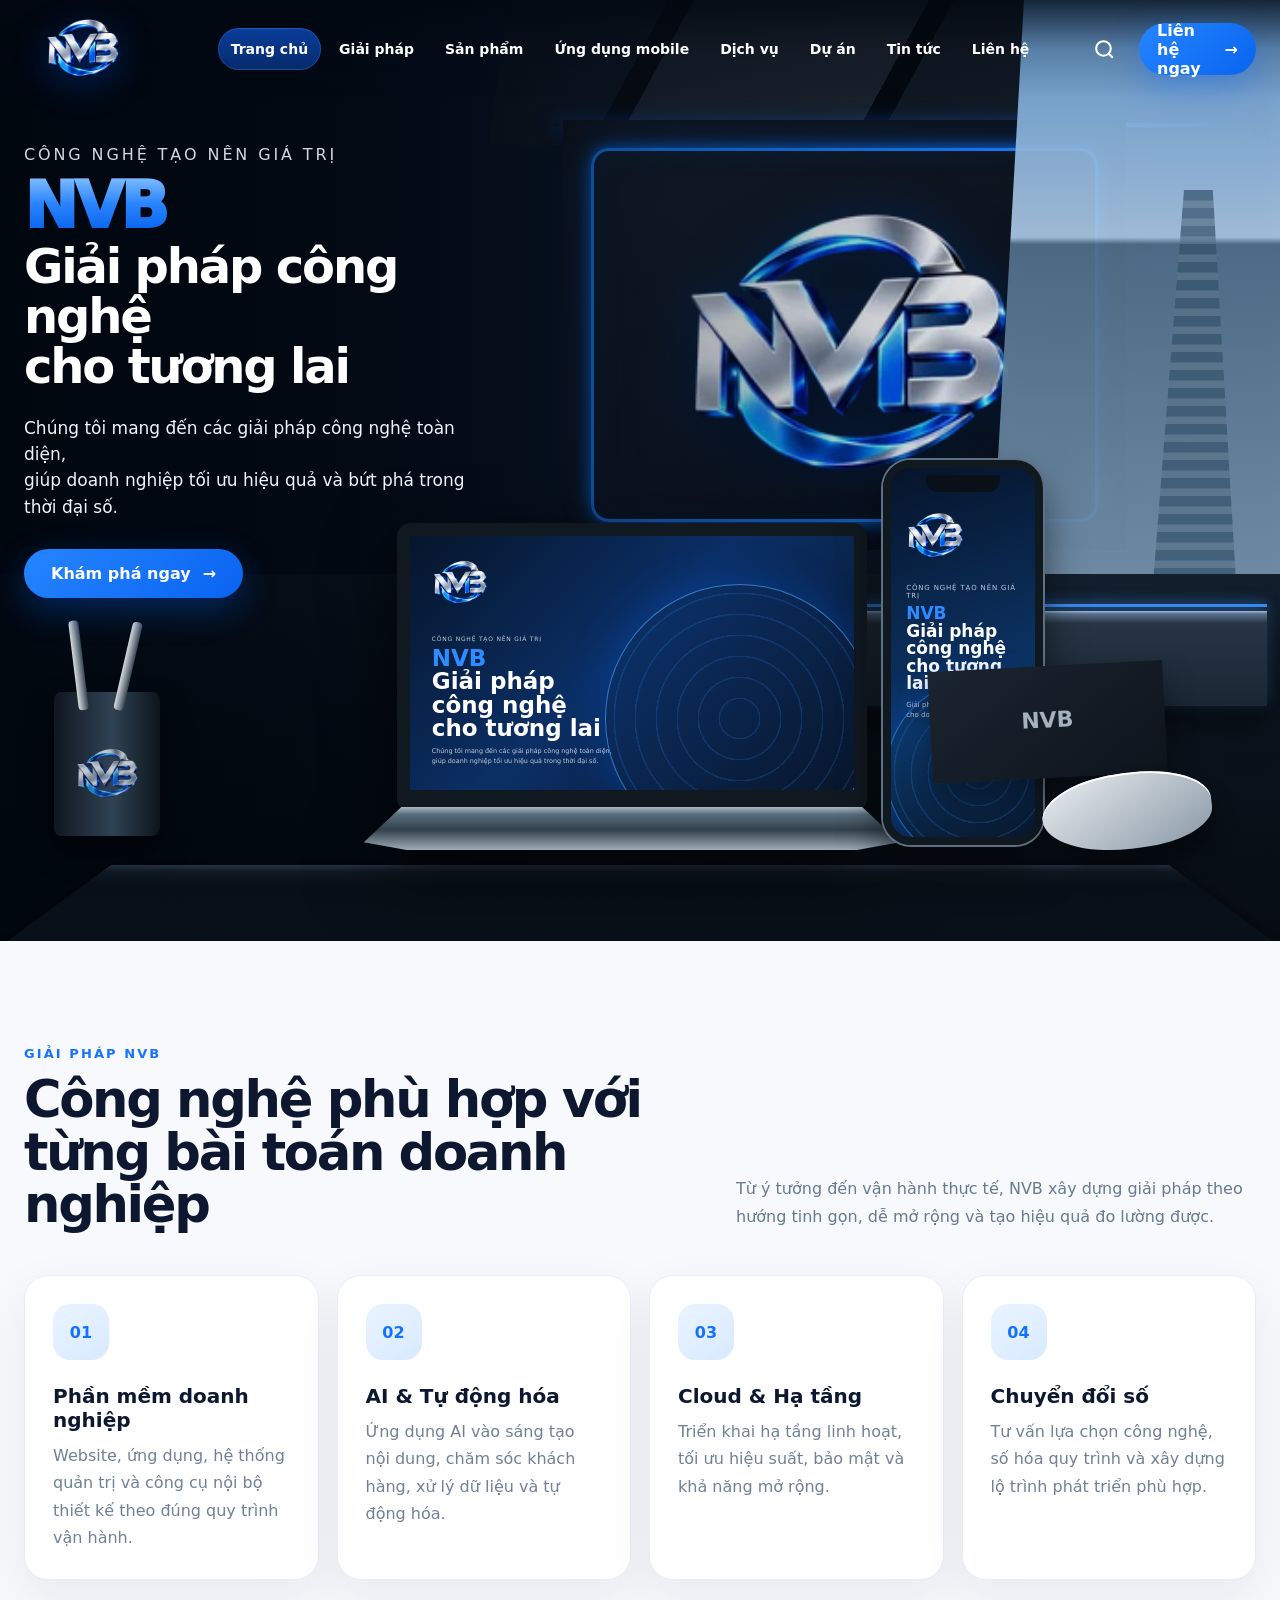
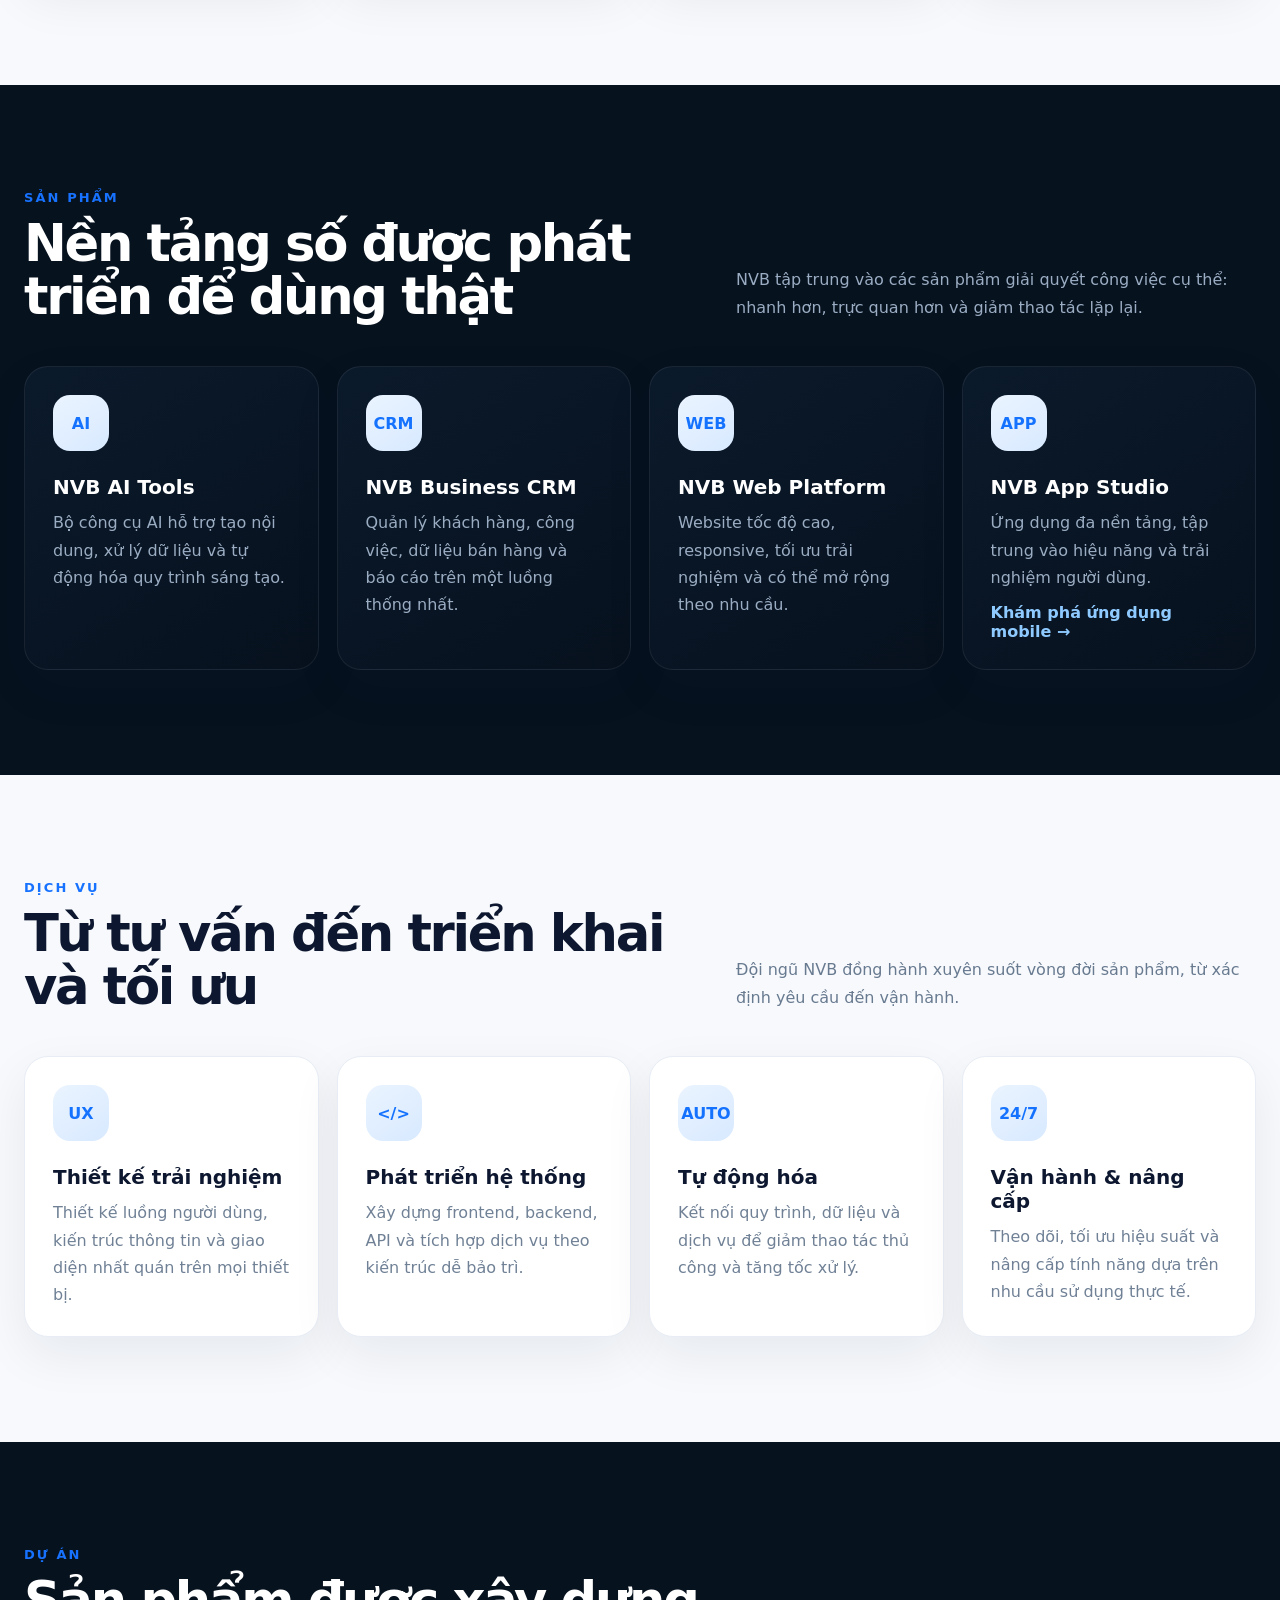
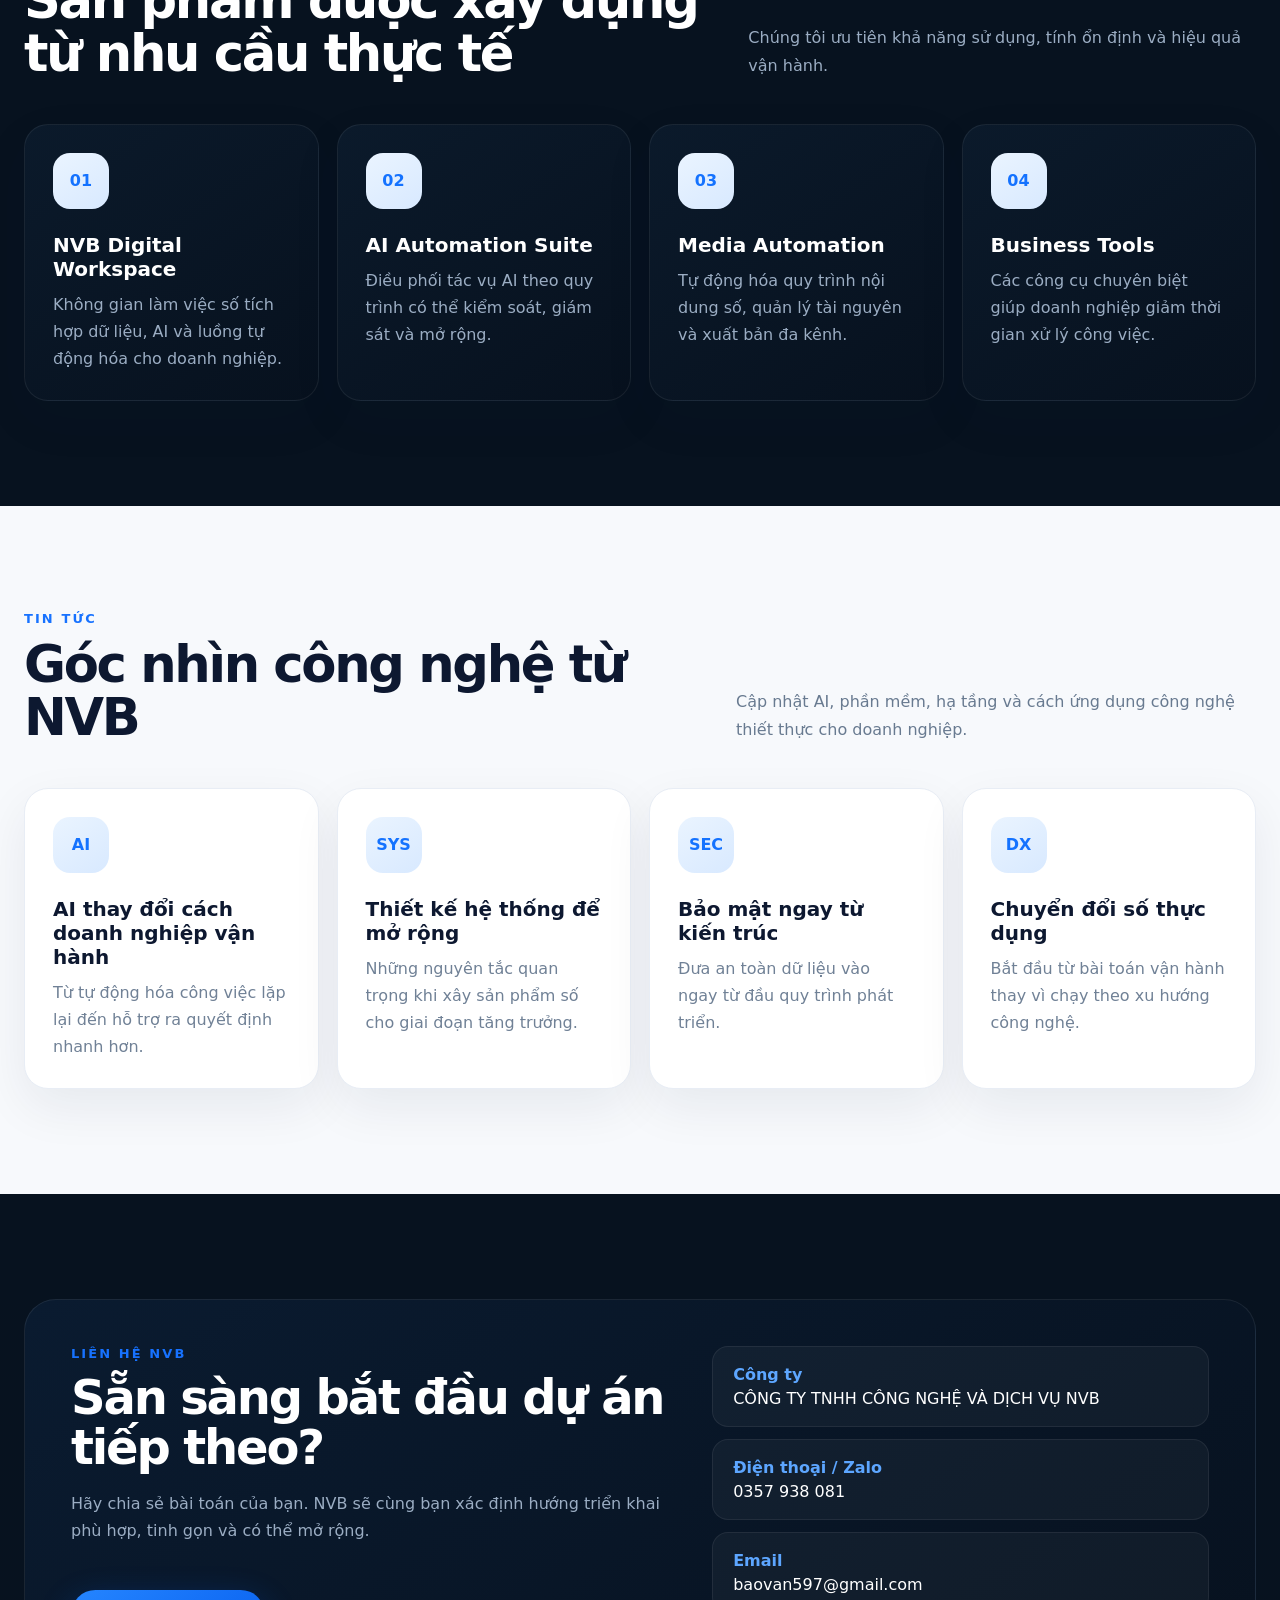
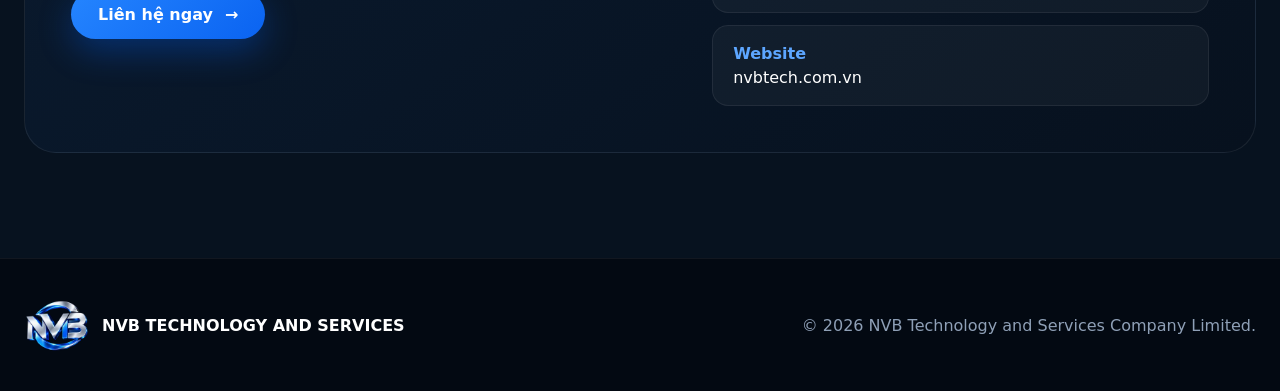
<file: index.html>
<!doctype html>
<html lang="vi">
<head>
<meta charset="utf-8">
<meta name="viewport" content="width=device-width,initial-scale=1,viewport-fit=cover">
<meta name="theme-color" content="#07111f">
<meta name="description" content="NVB Technology and Services - Giải pháp công nghệ, AI, phần mềm, hạ tầng số và tự động hóa cho doanh nghiệp.">
<meta property="og:title" content="NVB | Giải pháp công nghệ cho tương lai">
<meta property="og:description" content="CÔNG TY TNHH CÔNG NGHỆ VÀ DỊCH VỤ NVB">
<link rel="icon" href="[data-uri]">
<title>NVB | Công ty TNHH Công nghệ và Dịch vụ NVB</title>
<style>
:root{--blue:#1677ff;--blue2:#075ee8;--cyan:#2db8ff;--ink:#07111f;--line:rgba(146,191,255,.18);--muted:#9badc3;--max:1490px}
*{box-sizing:border-box}html{scroll-behavior:smooth}body{margin:0;font-family:Inter,ui-sans-serif,system-ui,-apple-system,BlinkMacSystemFont,"Segoe UI",sans-serif;background:#06101c;color:#fff;overflow-x:hidden}a{color:inherit;text-decoration:none}button,input{font:inherit}.container{width:min(var(--max),calc(100% - 96px));margin:auto}
header{position:fixed;inset:0 0 auto;height:98px;z-index:80;display:flex;align-items:center;background:linear-gradient(180deg,rgba(2,8,17,.78),rgba(2,8,17,.18),transparent);transition:.25s}header.scrolled{height:82px;background:rgba(3,11,22,.91);backdrop-filter:blur(18px);border-bottom:1px solid rgba(255,255,255,.06)}.head{display:grid;grid-template-columns:220px 1fr 225px;align-items:center;gap:20px}.brand img{width:116px;height:74px;object-fit:contain;filter:drop-shadow(0 8px 18px rgba(0,88,255,.35))}.nav{display:flex;justify-content:center;gap:5px}.nav a{padding:15px 22px;border-radius:28px;font-weight:650;font-size:16px;white-space:nowrap}.nav a:hover,.nav a.active{background:linear-gradient(180deg,rgba(14,86,220,.68),rgba(8,56,142,.72));box-shadow:inset 0 0 0 1px rgba(84,143,255,.28)}.actions{display:flex;justify-content:flex-end;align-items:center;gap:16px}.search,.menu{width:42px;height:42px;border:0;background:transparent;color:#fff;display:grid;place-items:center;cursor:pointer}.search svg,.menu svg{width:25px;height:25px;fill:none;stroke:currentColor;stroke-width:2}.topcta{height:52px;padding:0 26px;border-radius:28px;background:linear-gradient(135deg,#2585ff,#0964ef);display:flex;align-items:center;gap:12px;font-weight:750;box-shadow:0 12px 34px rgba(0,101,255,.34)}.menu{display:none}
.hero{position:relative;min-height:941px;height:100vh;max-height:1040px;overflow:hidden;background:#07111f}.scene{position:absolute;inset:0;background:radial-gradient(circle at 68% 35%,rgba(16,91,226,.20),transparent 24%),linear-gradient(90deg,#07111e,#081424 38%,#101a29 62%,#14243a)}.scene:before{content:"";position:absolute;inset:0;z-index:8;background:linear-gradient(90deg,rgba(0,6,14,.91),rgba(0,6,14,.72) 28%,rgba(3,11,22,.34) 52%,rgba(3,9,17,.08) 79%)}.ceiling{position:absolute;left:39%;right:0;top:0;height:145px;background:linear-gradient(112deg,rgba(17,25,36,.86) 0 19%,#070b12 19% 22%,#1d2530 22% 50%,#040910 50% 53%,#121a25 53%);transform:skewX(-8deg)}.ceiling:after{content:"";position:absolute;left:8%;right:4%;bottom:18px;height:4px;background:linear-gradient(90deg,transparent,#2b89ff 12%,#59baff 48%,#2c86ff 84%,transparent);box-shadow:0 0 18px #1b75ff}.wall{position:absolute;left:44%;top:120px;width:44%;height:430px;background:linear-gradient(130deg,#16202d,#0b121c 72%);box-shadow:inset 0 0 70px rgba(0,0,0,.4)}.wall:before{content:"";position:absolute;inset:28px;border:3px solid #1880ff;border-radius:18px;box-shadow:0 0 15px #0a74ff,0 0 40px rgba(0,102,255,.28),inset 0 0 28px rgba(0,104,255,.12)}.wall img{position:absolute;width:59%;left:50%;top:50%;transform:translate(-50%,-49%);filter:drop-shadow(0 18px 28px rgba(0,0,0,.55)) drop-shadow(0 0 22px rgba(0,100,255,.26))}.windows{position:absolute;right:-2%;top:0;width:25%;height:72%;background:linear-gradient(180deg,#6ca7e0,#b7d6f5 35%,#587896 36%,#8ba9c5);clip-path:polygon(12% 0,100% 0,100% 100%,0 100%);opacity:.93}.tower{position:absolute;right:20%;bottom:0;width:30%;height:72%;background:repeating-linear-gradient(180deg,#3c5d78 0 10px,#65829a 11px 18px);clip-path:polygon(40% 0,70% 0,100% 100%,0 100%);opacity:.72}.floor{position:absolute;left:0;right:0;bottom:0;height:39%;background:linear-gradient(178deg,#172535,#0b151f 38%,#060c13)}.deskback{position:absolute;right:1%;bottom:235px;width:54%;height:95px;background:linear-gradient(180deg,#c3d3e4,#65788f 3%,#2a3949 13%,#1b2937);box-shadow:0 -4px 15px rgba(88,166,255,.25),0 20px 30px rgba(0,0,0,.5)}.deskback:before{content:"";position:absolute;left:0;right:0;top:-7px;height:3px;background:#3d94ff;box-shadow:0 0 14px #2f88ff}
.hero-content{position:relative;z-index:25;min-height:941px;padding-top:145px}.copy{width:570px}.eyebrow{font-size:16px;letter-spacing:.18em;color:#d2d8e0;font-weight:500;margin-bottom:12px}.kicker{font-size:64px;line-height:.95;font-weight:950;letter-spacing:-.055em;color:transparent;background:linear-gradient(180deg,#82c0ff,#2b84ff 45%,#005de9);-webkit-background-clip:text;background-clip:text}.hero h1{margin:5px 0 0;font-size:55px;line-height:1.04;letter-spacing:-.045em}.lead{margin:23px 0 0;font-size:17px;line-height:1.55;color:#eef4fb}.bluebtn{display:inline-flex;align-items:center;gap:12px;margin-top:29px;padding:15px 27px;border-radius:28px;background:linear-gradient(135deg,#2585ff,#0a63f1);font-weight:750;box-shadow:0 12px 34px rgba(0,98,255,.32)}
.fg{position:absolute;inset:0;z-index:18;pointer-events:none}.desk{position:absolute;left:-1%;right:-1%;bottom:-15px;height:240px;background:linear-gradient(180deg,#243445,#101a24 9%,#071019 26%,#091019);transform:perspective(900px) rotateX(62deg);transform-origin:bottom;box-shadow:0 -12px 35px rgba(0,0,0,.42)}.laptop{position:absolute;left:29%;bottom:98px;width:520px;height:320px;filter:drop-shadow(0 22px 34px rgba(0,0,0,.72))}.lscreen{position:absolute;inset:0 0 35px;border:13px solid #101820;border-bottom-width:18px;border-radius:14px 14px 8px 8px;background:linear-gradient(135deg,#06152b,#0b2f65 47%,#08162b);overflow:hidden}.lscreen:after{content:"";position:absolute;left:44%;top:19%;width:60%;aspect-ratio:1;border-radius:50%;border:1px solid rgba(83,175,255,.6);background:repeating-radial-gradient(circle,transparent 0 19px,rgba(55,145,255,.18) 20px 21px);box-shadow:0 0 45px rgba(0,100,255,.32)}.mini{position:absolute;inset:18px 22px;z-index:4;width:42%}.mini img{width:55px}.mini small{display:block;margin-top:22px;font-size:6px;letter-spacing:.13em;color:#c7d0dc}.mini b{display:block;margin-top:5px;font-size:23px;line-height:1.02}.mini b span{color:#2f8cff}.mini p{font-size:6.4px;color:#c6d1df;line-height:1.5}.lbase{position:absolute;left:-33px;right:-33px;bottom:-7px;height:43px;background:linear-gradient(180deg,#a8b8c7,#586b7b 18%,#32414d 53%,#9eacb7);clip-path:polygon(7% 0,93% 0,100% 82%,92% 100%,8% 100%,0 82%)}.phone{position:absolute;left:66.3%;bottom:96px;width:180px;height:420px;border:8px solid #101820;border-radius:28px;background:linear-gradient(160deg,#06142a,#0c376b 65%,#08182c);box-shadow:0 0 0 2px #5c7184,0 24px 40px rgba(0,0,0,.58);overflow:hidden}.phone:before{content:"";position:absolute;top:7px;left:50%;transform:translateX(-50%);width:74px;height:17px;border-radius:0 0 12px 12px;background:#091017}.pui{padding:38px 15px}.pui img{width:57px}.pui small{display:block;margin-top:17px;font-size:7px;letter-spacing:.12em;color:#bccbe0}.pui b{display:block;margin-top:5px;font-size:17px;line-height:1.03}.pui b span{color:#2e8aff}.pui p{font-size:7px;line-height:1.45;color:#c2cee0}.pglobe{position:absolute;left:-5px;bottom:-28px;width:185px;height:185px;border:1px solid rgba(58,154,255,.55);border-radius:50%;background:repeating-radial-gradient(circle,transparent 0 15px,rgba(52,148,255,.19) 16px 17px);box-shadow:0 0 35px rgba(0,98,255,.35)}.book{position:absolute;right:9%;bottom:163px;width:235px;height:112px;background:linear-gradient(145deg,#1a2430,#0e141c);transform:rotate(-3deg);box-shadow:0 15px 30px rgba(0,0,0,.36)}.book:after{content:"NVB";position:absolute;left:50%;top:48%;transform:translate(-50%,-50%);font-size:22px;font-weight:900;color:#a5b1bc}.mouse{position:absolute;right:5.3%;bottom:92px;width:170px;height:76px;background:linear-gradient(150deg,#e8edf1,#8b99a6);border-radius:60% 55% 52% 60%;transform:rotate(-7deg);box-shadow:inset 0 2px 0 white,0 20px 25px rgba(0,0,0,.42)}.pot{position:absolute;left:4.2%;bottom:105px;width:106px;height:144px;background:linear-gradient(90deg,#0f1720,#304253 55%,#0d141c);border-radius:8px;box-shadow:0 15px 30px rgba(0,0,0,.45)}.pot:before,.pot:after{content:"";position:absolute;bottom:126px;width:10px;height:90px;background:linear-gradient(90deg,#d7dce0,#364552);border-radius:4px;transform-origin:bottom}.pot:before{left:25px;transform:rotate(-7deg)}.pot:after{left:59px;transform:rotate(13deg)}.pot img{position:absolute;width:63px;left:21px;bottom:32px;opacity:.75}
.section{padding:105px 0;background:#f7f9fc;color:#0d1830}.section.dark{background:#07121f;color:#fff}.shead{display:flex;align-items:end;justify-content:space-between;gap:30px;margin-bottom:44px}.label{font-size:13px;letter-spacing:.16em;text-transform:uppercase;font-weight:850;color:#1772ff;margin-bottom:12px}.section h2{font-size:clamp(38px,4vw,62px);line-height:1.03;letter-spacing:-.045em;margin:0;max-width:790px}.shead p{max-width:520px;color:#687a90;line-height:1.75;margin:0}.dark .shead p{color:#9badc3}.cards{display:grid;grid-template-columns:repeat(4,1fr);gap:18px}.card{min-height:245px;padding:28px;border-radius:24px;background:#fff;border:1px solid #e8edf5;box-shadow:0 18px 50px rgba(15,32,57,.07)}.dark .card{background:linear-gradient(145deg,#0b1a2b,#07111e);border-color:rgba(255,255,255,.07)}.ico{width:56px;height:56px;border-radius:17px;display:grid;place-items:center;background:linear-gradient(145deg,#eaf4ff,#d8e9ff);color:#1472ff;font-size:16px;font-weight:900}.card h3{font-size:20px;margin:24px 0 10px}.card p{margin:0;color:#708196;line-height:1.7}.dark .card p{color:#9badc3}.contact{display:grid;grid-template-columns:1.1fr .9fr;gap:34px;padding:46px;border-radius:32px;background:linear-gradient(145deg,#0a1b30,#07111e);border:1px solid rgba(255,255,255,.08)}.contact h2{font-size:48px;margin:0 0 18px}.contact p{color:#9badc3;line-height:1.7}.ci{display:grid;gap:12px}.ci div{padding:18px 20px;border-radius:16px;background:rgba(255,255,255,.04);border:1px solid rgba(255,255,255,.07)}.ci b{display:block;color:#5da6ff;margin-bottom:5px}footer{padding:34px 0;background:#030912;color:#8fa0b7;border-top:1px solid rgba(255,255,255,.06)}.foot{display:flex;align-items:center;justify-content:space-between;gap:20px}.foot img{width:64px}.fbrand{display:flex;align-items:center;gap:14px;color:#fff;font-weight:800}.searchbox{position:fixed;inset:0;background:rgba(1,6,14,.9);backdrop-filter:blur(18px);z-index:120;display:none;place-items:center;padding:30px}.searchbox.open{display:grid}.searchbox div{display:flex;width:min(760px,100%);gap:12px}.searchbox input{flex:1;height:60px;border-radius:16px;border:1px solid rgba(255,255,255,.12);background:#0d1929;color:#fff;padding:0 20px;outline:0}.searchbox button{width:60px;border:0;border-radius:16px;background:#1775ff;color:#fff}
@media(max-width:1280px){.container{width:calc(100% - 48px)}.head{grid-template-columns:150px 1fr 170px}.nav a{padding:13px;font-size:14px}.topcta{padding:0 18px}.copy{width:475px}.hero h1{font-size:48px}.laptop{left:31%;width:470px}.phone{left:69%;width:160px;height:385px}}
@media(max-width:980px){header{height:78px}.head{grid-template-columns:1fr auto}.brand img{width:88px;height:58px}.nav{position:fixed;top:78px;left:18px;right:18px;display:none;background:rgba(5,14,28,.97);border:1px solid rgba(255,255,255,.08);border-radius:20px;padding:16px;box-shadow:0 30px 70px rgba(0,0,0,.45)}.nav.open{display:grid}.actions .search,.actions .topcta{display:none}.menu{display:grid}.hero{min-height:900px;height:auto}.hero-content{min-height:900px;padding-top:115px}.wall{left:54%;width:46%;opacity:.72}.laptop{left:26%;bottom:80px;width:430px}.phone{left:auto;right:6%;bottom:80px;width:145px;height:350px}.cards{grid-template-columns:repeat(2,1fr)}.contact{grid-template-columns:1fr}}
@media(max-width:640px){.container{width:calc(100% - 28px)}.hero{min-height:820px}.hero-content{min-height:820px;padding-top:108px}.copy{width:100%}.eyebrow{font-size:11px}.kicker{font-size:44px}.hero h1{font-size:42px}.lead{font-size:15px}.wall{left:42%;top:390px;width:74%;height:280px}.laptop{left:4%;bottom:40px;width:360px;height:240px}.lscreen{bottom:20px;border-width:9px}.phone{right:2%;bottom:45px;width:110px;height:270px;border-width:6px}.phone p,.book,.mouse,.pot,.deskback{display:none}.desk{height:150px}.section{padding:76px 0}.shead{display:block}.shead p{margin-top:18px}.cards{grid-template-columns:1fr}.foot{display:block;text-align:center}.fbrand{justify-content:center;margin-bottom:12px}}
</style>
</head>
<body>
<header id="header"><div class="container head">
<a class="brand" href="#home"><img src="[data-uri]" alt="NVB"></a>
<nav class="nav" id="nav">
<a class="active" href="#home">Trang chủ</a><a href="#solutions">Giải pháp</a><a href="#products">Sản phẩm</a><a href="/apps/">Ứng dụng mobile</a><a href="#services">Dịch vụ</a><a href="#projects">Dự án</a><a href="#news">Tin tức</a><a href="#contact">Liên hệ</a>
</nav>
<div class="actions"><button class="search" id="openSearch" aria-label="Tìm kiếm"><svg viewBox="0 0 24 24"><circle cx="11" cy="11" r="7"></circle><path d="M20 20l-4-4"></path></svg></button><a class="topcta" href="#contact">Liên hệ ngay <span>→</span></a><button class="menu" id="menuBtn"><svg viewBox="0 0 24 24"><path d="M4 7h16M4 12h16M4 17h16"></path></svg></button></div>
</div></header>
<main>
<section class="hero" id="home">
<div class="scene"><div class="ceiling"></div><div class="wall"><img src="[data-uri]" alt=""></div><div class="windows"><div class="tower"></div></div><div class="floor"></div><div class="deskback"></div></div>
<div class="container hero-content"><div class="copy"><div class="eyebrow">CÔNG NGHỆ TẠO NÊN GIÁ TRỊ</div><div class="kicker">NVB</div><h1>Giải pháp công nghệ<br>cho tương lai</h1><p class="lead">Chúng tôi mang đến các giải pháp công nghệ toàn diện,<br>giúp doanh nghiệp tối ưu hiệu quả và bứt phá trong thời đại số.</p><a class="bluebtn" href="#solutions">Khám phá ngay <span>→</span></a></div></div>
<div class="fg"><div class="desk"></div><div class="pot"><img src="[data-uri]" alt=""></div><div class="laptop"><div class="lscreen"><div class="mini"><img src="[data-uri]" alt=""><small>CÔNG NGHỆ TẠO NÊN GIÁ TRỊ</small><b><span>NVB</span><br>Giải pháp công nghệ<br>cho tương lai</b><p>Chúng tôi mang đến các giải pháp công nghệ toàn diện, giúp doanh nghiệp tối ưu hiệu quả trong thời đại số.</p></div></div><div class="lbase"></div></div><div class="phone"><div class="pui"><img src="[data-uri]" alt=""><small>CÔNG NGHỆ TẠO NÊN GIÁ TRỊ</small><b><span>NVB</span><br>Giải pháp công nghệ<br>cho tương lai</b><p>Giải pháp công nghệ toàn diện cho doanh nghiệp.</p><div class="pglobe"></div></div></div><div class="book"></div><div class="mouse"></div></div>
</section>
<section class="section" id="solutions"><div class="container"><div class="shead"><div><div class="label">Giải pháp NVB</div><h2>Công nghệ phù hợp với từng bài toán doanh nghiệp</h2></div><p>Từ ý tưởng đến vận hành thực tế, NVB xây dựng giải pháp theo hướng tinh gọn, dễ mở rộng và tạo hiệu quả đo lường được.</p></div><div class="cards">
<article class="card"><div class="ico">01</div><h3>Phần mềm doanh nghiệp</h3><p>Website, ứng dụng, hệ thống quản trị và công cụ nội bộ thiết kế theo đúng quy trình vận hành.</p></article>
<article class="card"><div class="ico">02</div><h3>AI & Tự động hóa</h3><p>Ứng dụng AI vào sáng tạo nội dung, chăm sóc khách hàng, xử lý dữ liệu và tự động hóa.</p></article>
<article class="card"><div class="ico">03</div><h3>Cloud & Hạ tầng</h3><p>Triển khai hạ tầng linh hoạt, tối ưu hiệu suất, bảo mật và khả năng mở rộng.</p></article>
<article class="card"><div class="ico">04</div><h3>Chuyển đổi số</h3><p>Tư vấn lựa chọn công nghệ, số hóa quy trình và xây dựng lộ trình phát triển phù hợp.</p></article>
</div></div></section>
<section class="section dark" id="products"><div class="container"><div class="shead"><div><div class="label">Sản phẩm</div><h2>Nền tảng số được phát triển để dùng thật</h2></div><p>NVB tập trung vào các sản phẩm giải quyết công việc cụ thể: nhanh hơn, trực quan hơn và giảm thao tác lặp lại.</p></div><div class="cards">
<article class="card"><div class="ico">AI</div><h3>NVB AI Tools</h3><p>Bộ công cụ AI hỗ trợ tạo nội dung, xử lý dữ liệu và tự động hóa quy trình sáng tạo.</p></article>
<article class="card"><div class="ico">CRM</div><h3>NVB Business CRM</h3><p>Quản lý khách hàng, công việc, dữ liệu bán hàng và báo cáo trên một luồng thống nhất.</p></article>
<article class="card"><div class="ico">WEB</div><h3>NVB Web Platform</h3><p>Website tốc độ cao, responsive, tối ưu trải nghiệm và có thể mở rộng theo nhu cầu.</p></article>
<article class="card"><div class="ico">APP</div><h3>NVB App Studio</h3><p>Ứng dụng đa nền tảng, tập trung vào hiệu năng và trải nghiệm người dùng.</p><a href="/apps/" style="display:inline-block;margin-top:12px;color:#8ecaff;font-weight:700">Khám phá ứng dụng mobile →</a></article>
</div></div></section>
<section class="section" id="services"><div class="container"><div class="shead"><div><div class="label">Dịch vụ</div><h2>Từ tư vấn đến triển khai và tối ưu</h2></div><p>Đội ngũ NVB đồng hành xuyên suốt vòng đời sản phẩm, từ xác định yêu cầu đến vận hành.</p></div><div class="cards">
<article class="card"><div class="ico">UX</div><h3>Thiết kế trải nghiệm</h3><p>Thiết kế luồng người dùng, kiến trúc thông tin và giao diện nhất quán trên mọi thiết bị.</p></article>
<article class="card"><div class="ico">&lt;/&gt;</div><h3>Phát triển hệ thống</h3><p>Xây dựng frontend, backend, API và tích hợp dịch vụ theo kiến trúc dễ bảo trì.</p></article>
<article class="card"><div class="ico">AUTO</div><h3>Tự động hóa</h3><p>Kết nối quy trình, dữ liệu và dịch vụ để giảm thao tác thủ công và tăng tốc xử lý.</p></article>
<article class="card"><div class="ico">24/7</div><h3>Vận hành & nâng cấp</h3><p>Theo dõi, tối ưu hiệu suất và nâng cấp tính năng dựa trên nhu cầu sử dụng thực tế.</p></article>
</div></div></section>
<section class="section dark" id="projects"><div class="container"><div class="shead"><div><div class="label">Dự án</div><h2>Sản phẩm được xây dựng từ nhu cầu thực tế</h2></div><p>Chúng tôi ưu tiên khả năng sử dụng, tính ổn định và hiệu quả vận hành.</p></div><div class="cards">
<article class="card"><div class="ico">01</div><h3>NVB Digital Workspace</h3><p>Không gian làm việc số tích hợp dữ liệu, AI và luồng tự động hóa cho doanh nghiệp.</p></article>
<article class="card"><div class="ico">02</div><h3>AI Automation Suite</h3><p>Điều phối tác vụ AI theo quy trình có thể kiểm soát, giám sát và mở rộng.</p></article>
<article class="card"><div class="ico">03</div><h3>Media Automation</h3><p>Tự động hóa quy trình nội dung số, quản lý tài nguyên và xuất bản đa kênh.</p></article>
<article class="card"><div class="ico">04</div><h3>Business Tools</h3><p>Các công cụ chuyên biệt giúp doanh nghiệp giảm thời gian xử lý công việc.</p></article>
</div></div></section>
<section class="section" id="news"><div class="container"><div class="shead"><div><div class="label">Tin tức</div><h2>Góc nhìn công nghệ từ NVB</h2></div><p>Cập nhật AI, phần mềm, hạ tầng và cách ứng dụng công nghệ thiết thực cho doanh nghiệp.</p></div><div class="cards">
<article class="card"><div class="ico">AI</div><h3>AI thay đổi cách doanh nghiệp vận hành</h3><p>Từ tự động hóa công việc lặp lại đến hỗ trợ ra quyết định nhanh hơn.</p></article>
<article class="card"><div class="ico">SYS</div><h3>Thiết kế hệ thống để mở rộng</h3><p>Những nguyên tắc quan trọng khi xây sản phẩm số cho giai đoạn tăng trưởng.</p></article>
<article class="card"><div class="ico">SEC</div><h3>Bảo mật ngay từ kiến trúc</h3><p>Đưa an toàn dữ liệu vào ngay từ đầu quy trình phát triển.</p></article>
<article class="card"><div class="ico">DX</div><h3>Chuyển đổi số thực dụng</h3><p>Bắt đầu từ bài toán vận hành thay vì chạy theo xu hướng công nghệ.</p></article>
</div></div></section>
<section class="section dark" id="contact"><div class="container"><div class="contact"><div><div class="label">Liên hệ NVB</div><h2>Sẵn sàng bắt đầu dự án tiếp theo?</h2><p>Hãy chia sẻ bài toán của bạn. NVB sẽ cùng bạn xác định hướng triển khai phù hợp, tinh gọn và có thể mở rộng.</p><a class="bluebtn" href="tel:0357938081">Liên hệ ngay <span>→</span></a></div><div class="ci"><div><b>Công ty</b>CÔNG TY TNHH CÔNG NGHỆ VÀ DỊCH VỤ NVB</div><div><b>Điện thoại / Zalo</b>0357 938 081</div><div><b>Email</b>baovan597@gmail.com</div><div><b>Website</b>nvbtech.com.vn</div></div></div></div></section>
</main>
<footer><div class="container foot"><div class="fbrand"><img src="[data-uri]" alt="NVB"><span>NVB TECHNOLOGY AND SERVICES</span></div><div>© 2026 NVB Technology and Services Company Limited.</div></div></footer>
<div class="searchbox" id="searchBox"><div><input id="q" placeholder="Tìm kiếm trên NVB..."><button id="closeSearch">✕</button></div></div>
<script>
const h=document.getElementById('header'),n=document.getElementById('nav'),m=document.getElementById('menuBtn'),s=document.getElementById('searchBox');
addEventListener('scroll',()=>h.classList.toggle('scrolled',scrollY>35),{passive:true});
m.addEventListener('click',()=>n.classList.toggle('open'));
document.querySelectorAll('.nav a').forEach(a=>a.addEventListener('click',()=>n.classList.remove('open')));
document.getElementById('openSearch').addEventListener('click',()=>{s.classList.add('open');setTimeout(()=>document.getElementById('q').focus(),50)});
document.getElementById('closeSearch').addEventListener('click',()=>s.classList.remove('open'));
s.addEventListener('click',e=>{if(e.target===s)s.classList.remove('open')});
addEventListener('keydown',e=>{if(e.key==='Escape')s.classList.remove('open')});
const links=[...document.querySelectorAll('.nav a')];
const obs=new IntersectionObserver(es=>es.forEach(e=>{if(e.isIntersecting)links.forEach(a=>a.classList.toggle('active',a.getAttribute('href')==='#'+e.target.id))}),{rootMargin:'-42% 0 -50% 0',threshold:0});
links.forEach(a=>{const href=a.getAttribute('href')||'';if(!href.startsWith('#'))return;const el=document.querySelector(href);if(el)obs.observe(el)});
</script>
</body></html>
</file>
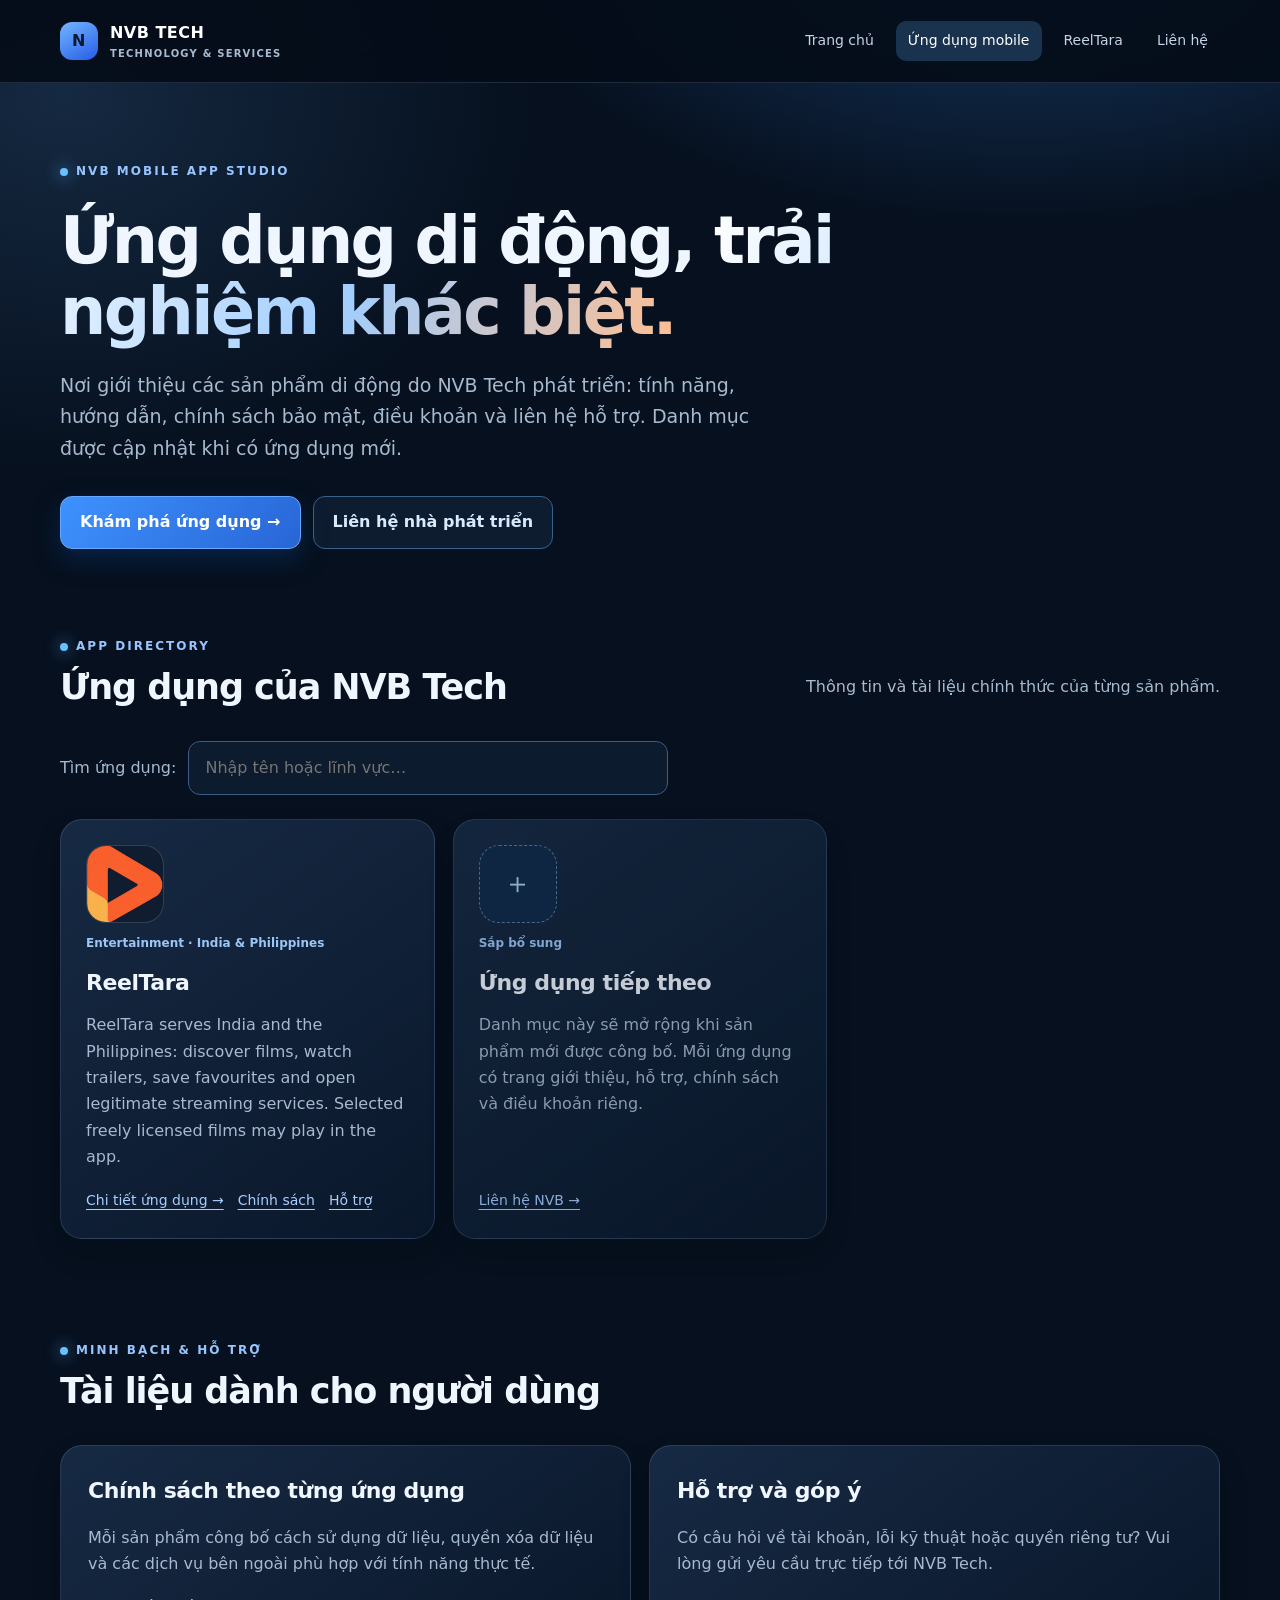
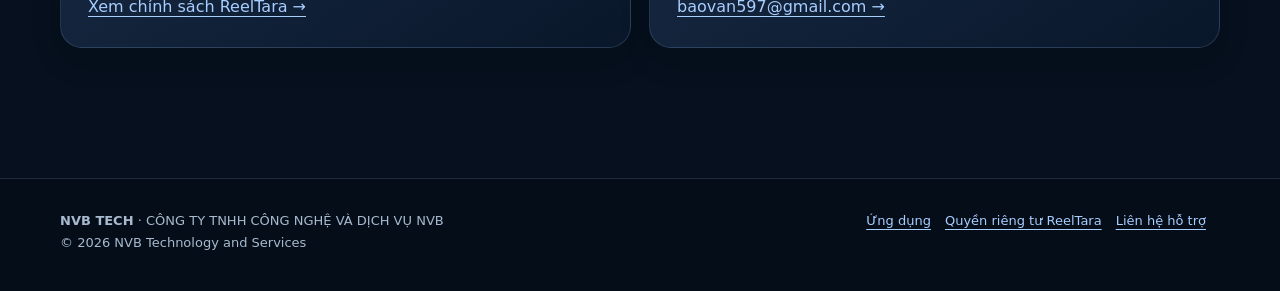
<file: apps/index.html>
<!doctype html>
<html lang="vi"><head><meta charset="utf-8"><meta name="viewport" content="width=device-width,initial-scale=1,viewport-fit=cover">
<meta name="theme-color" content="#06101e"><meta name="description" content="NVB App Studio — Danh mục ứng dụng mobile, giới thiệu tính năng, chính sách quyền riêng tư và trung tâm hỗ trợ cho các sản phẩm NVB Tech.">
<meta property="og:title" content="Ứng dụng di động"><meta property="og:description" content="NVB App Studio — Danh mục ứng dụng mobile, giới thiệu tính năng, chính sách quyền riêng tư và trung tâm hỗ trợ cho các sản phẩm NVB Tech.">
<link rel="canonical" href="https://nvbtech.com.vn/apps/">
<link rel="stylesheet" href="/apps/assets/apps.css"><title>Ứng dụng di động | NVB Tech</title></head><body>
<a class="skip" href="#main">Đến nội dung chính</a>
<header class="site-header"><div class="wrap nav-bar">
<a class="brand" href="/"><span class="brand-mark">N</span><span>NVB TECH<small>TECHNOLOGY & SERVICES</small></span></a>
<nav class="nav-links" aria-label="Điều hướng">
<a href="/">Trang chủ</a><a href="/apps/" aria-current="page">Ứng dụng mobile</a><a href="/apps/reeltara/" >ReelTara</a><a href="/#contact">Liên hệ</a></nav></div></header>
<main id="main">
<div class="wrap hero"><span class="eyebrow">NVB Mobile App Studio</span><h1>Ứng dụng di động, <span class="gradient">trải nghiệm khác biệt.</span></h1>
<p class="lead">Nơi giới thiệu các sản phẩm di động do NVB Tech phát triển: tính năng, hướng dẫn, chính sách bảo mật, điều khoản và liên hệ hỗ trợ. Danh mục được cập nhật khi có ứng dụng mới.</p>
<div class="actions"><a class="btn primary" href="#catalog">Khám phá ứng dụng →</a><a class="btn secondary" href="mailto:baovan597@gmail.com">Liên hệ nhà phát triển</a></div></div>
<section id="catalog" class="wrap section"><div class="section-heading"><div><span class="eyebrow">App Directory</span><h2>Ứng dụng của NVB Tech</h2></div><p class="muted">Thông tin và tài liệu chính thức của từng sản phẩm.</p></div>
<div class="simple-form"><label for="app-search" class="muted">Tìm ứng dụng:</label><input id="app-search" type="search" placeholder="Nhập tên hoặc lĩnh vực…" aria-label="Tìm ứng dụng" autocomplete="off"></div>
<div class="grid" id="app-grid">
<article class="card app-entry" data-keywords="reeltara reel tara movie phim video trailer giai tri entertainment">
<img class="app-icon" src="/apps/assets/reeltara-icon.png" alt="Logo ReelTara" width="78" height="78"><span class="card-tag">Entertainment · India &amp; Philippines</span><h3>ReelTara</h3>
<p>ReelTara serves India and the Philippines: discover films, watch trailers, save favourites and open legitimate streaming services. Selected freely licensed films may play in the app.</p>
<div class="links"><a href="/apps/reeltara/">Chi tiết ứng dụng →</a><a href="/apps/reeltara/privacy.html">Chính sách</a><a href="/apps/reeltara/support.html">Hỗ trợ</a></div></article>
<article class="card coming" data-keywords="nvb mobile application development app future"><div class="placeholder">＋</div><span class="card-tag">Sắp bổ sung</span><h3>Ứng dụng tiếp theo</h3><p>Danh mục này sẽ mở rộng khi sản phẩm mới được công bố. Mỗi ứng dụng có trang giới thiệu, hỗ trợ, chính sách và điều khoản riêng.</p>
<div class="links"><a href="mailto:baovan597@gmail.com">Liên hệ NVB →</a></div></article>
</div><p class="muted" id="app-no-results" hidden>Không có ứng dụng phù hợp.</p></section>
<section class="wrap section"><div class="section-heading"><div><span class="eyebrow">Minh bạch & hỗ trợ</span><h2>Tài liệu dành cho người dùng</h2></div></div>
<div class="split"><div class="panel"><h2>Chính sách theo từng ứng dụng</h2><p>Mỗi sản phẩm công bố cách sử dụng dữ liệu, quyền xóa dữ liệu và các dịch vụ bên ngoài phù hợp với tính năng thực tế.</p><a href="/apps/reeltara/privacy.html">Xem chính sách ReelTara →</a></div>
<div class="panel"><h2>Hỗ trợ và góp ý</h2><p>Có câu hỏi về tài khoản, lỗi kỹ thuật hoặc quyền riêng tư? Vui lòng gửi yêu cầu trực tiếp tới NVB Tech.</p><a href="mailto:baovan597@gmail.com">baovan597@gmail.com →</a></div></div></section>
<script>(function(){const q=document.getElementById('app-search'),cards=[...document.querySelectorAll('.app-entry')],empty=document.getElementById('app-no-results');q.addEventListener('input',()=>{let n=0;for(const c of cards){const show=(c.getAttribute('data-keywords')+' '+c.textContent).toLocaleLowerCase('vi').includes(q.value.trim().toLocaleLowerCase('vi'));c.classList.toggle('hidden-card',!show);if(show)n++;}empty.hidden=!!n;});})();</script></main>
<footer class="site-footer"><div class="wrap foot-row">
<div><strong>NVB TECH</strong> · CÔNG TY TNHH CÔNG NGHỆ VÀ DỊCH VỤ NVB<br>© 2026 NVB Technology and Services</div>
<div><a href="/apps/">Ứng dụng</a><a href="/apps/reeltara/privacy.html">Quyền riêng tư ReelTara</a><a href="mailto:baovan597@gmail.com">Liên hệ hỗ trợ</a></div>
</div></footer></body></html>
</file>
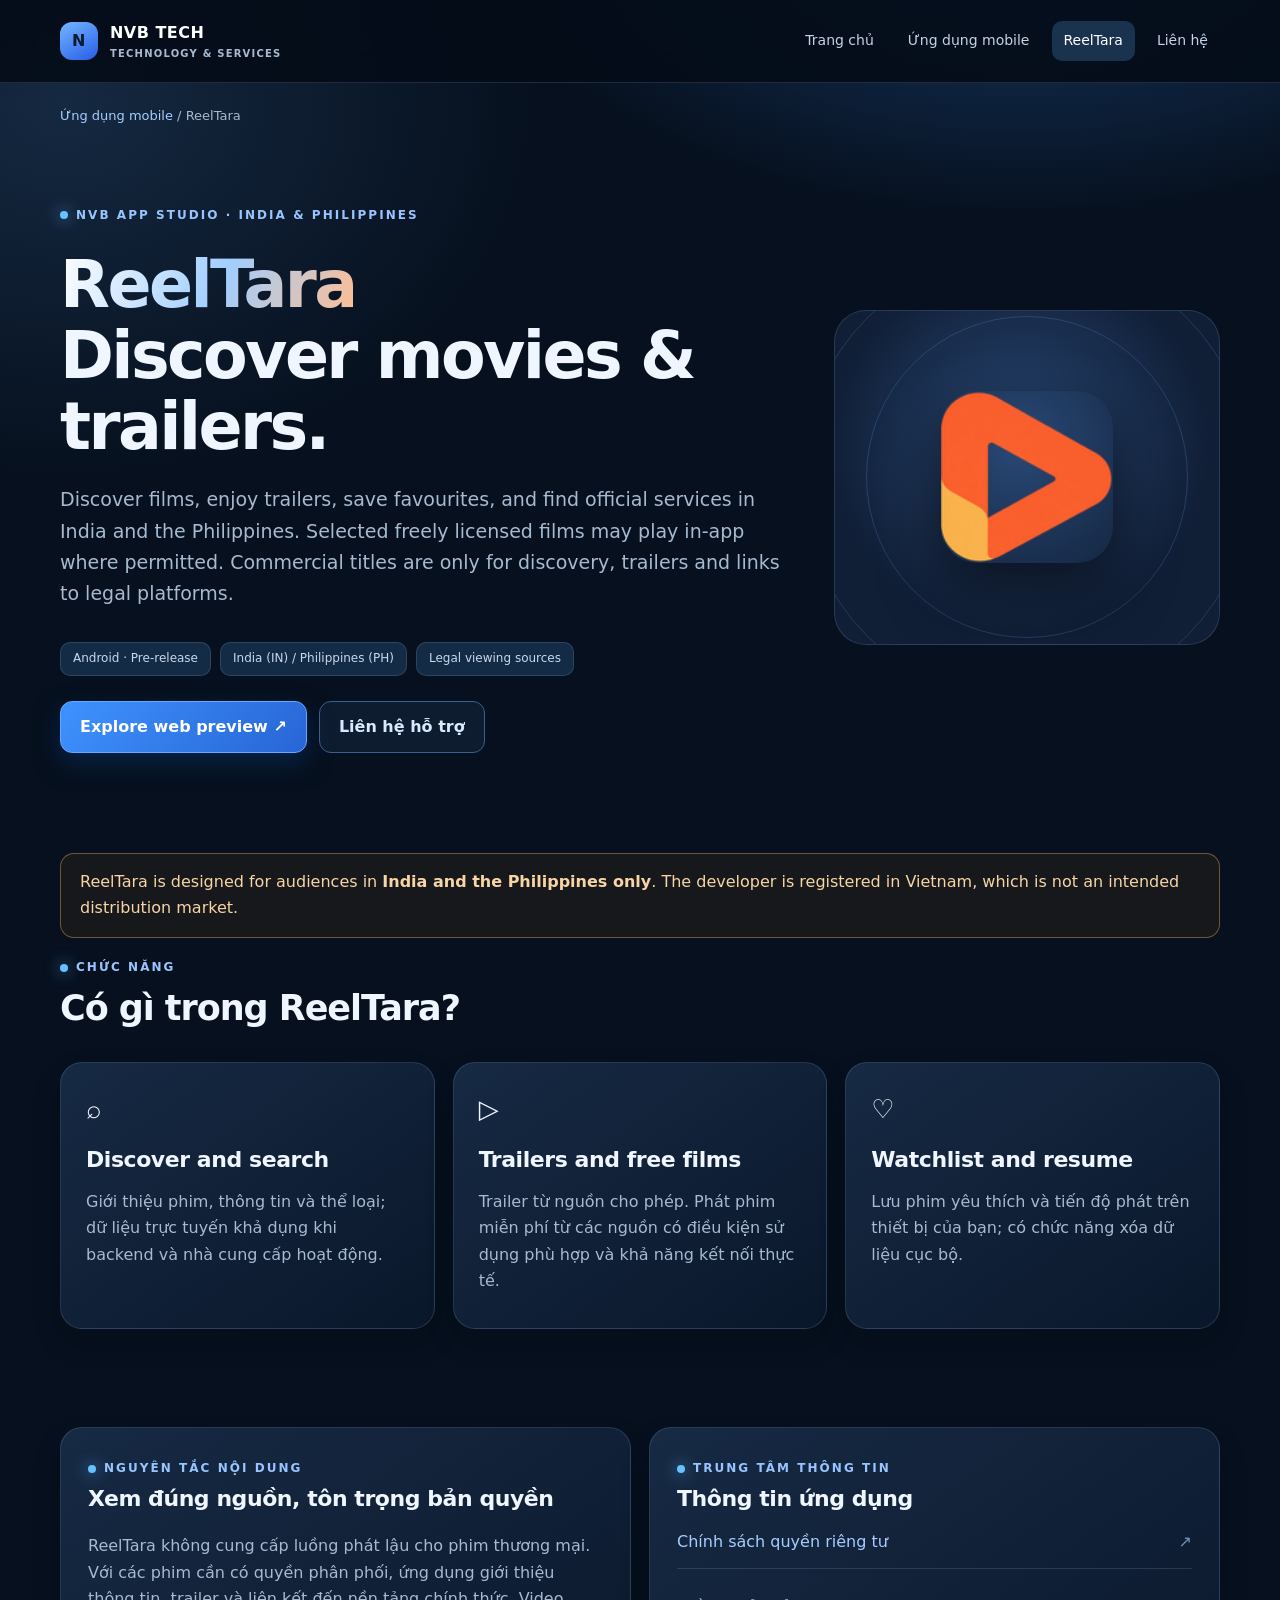
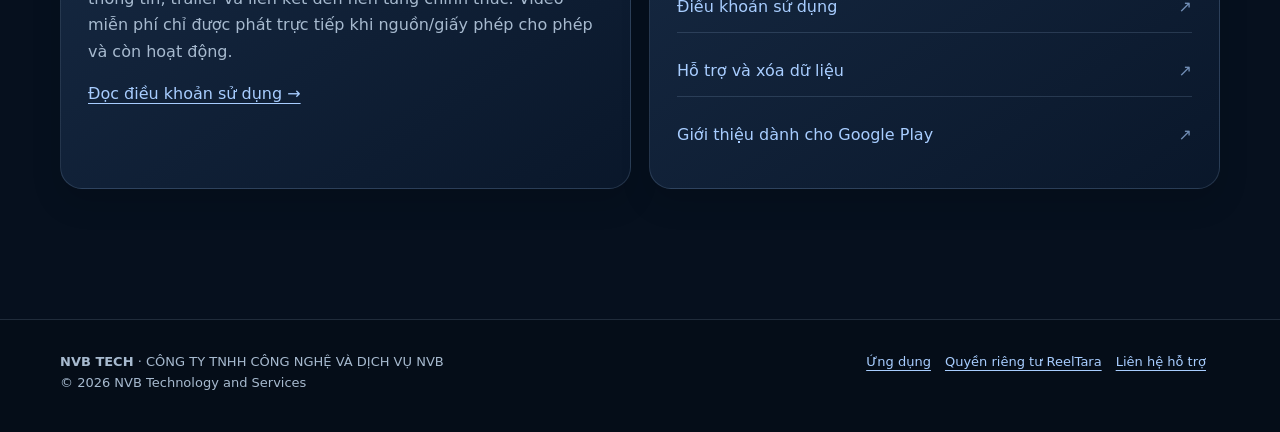
<file: apps/reeltara/index.html>
<!doctype html>
<html lang="vi"><head><meta charset="utf-8"><meta name="viewport" content="width=device-width,initial-scale=1,viewport-fit=cover">
<meta name="theme-color" content="#06101e"><meta name="description" content="ReelTara: khám phá điện ảnh, trailer, phim từ nguồn cho phép phát miễn phí và liên kết tới các dịch vụ xem hợp pháp. Một ứng dụng của NVB Tech.">
<meta property="og:title" content="ReelTara – Khám phá phim và trailer"><meta property="og:description" content="ReelTara: khám phá điện ảnh, trailer, phim từ nguồn cho phép phát miễn phí và liên kết tới các dịch vụ xem hợp pháp. Một ứng dụng của NVB Tech.">
<link rel="canonical" href="https://nvbtech.com.vn/apps/reeltara/">
<link rel="stylesheet" href="/apps/assets/apps.css"><title>ReelTara – Khám phá phim và trailer | NVB Tech</title></head><body>
<a class="skip" href="#main">Đến nội dung chính</a>
<header class="site-header"><div class="wrap nav-bar">
<a class="brand" href="/"><span class="brand-mark">N</span><span>NVB TECH<small>TECHNOLOGY & SERVICES</small></span></a>
<nav class="nav-links" aria-label="Điều hướng">
<a href="/">Trang chủ</a><a href="/apps/" >Ứng dụng mobile</a><a href="/apps/reeltara/" aria-current="page">ReelTara</a><a href="/#contact">Liên hệ</a></nav></div></header>
<main id="main">
<div class="wrap breadcrumbs"><a href="/apps/">Ứng dụng mobile</a> / ReelTara</div>
<div class="wrap hero hero-app"><div><span class="eyebrow">NVB App Studio · India &amp; Philippines</span><h1><span class="gradient">ReelTara</span><br>Discover movies &amp; trailers.</h1>
<p class="lead">Discover films, enjoy trailers, save favourites, and find official services in India and the Philippines. Selected freely licensed films may play in-app where permitted. Commercial titles are only for discovery, trailers and links to legal platforms.</p>
<div class="facts"><span class="fact">Android · Pre-release</span><span class="fact">India (IN) / Philippines (PH)</span><span class="fact">Legal viewing sources</span></div>
<div class="actions"><a href="https://reel-tara.vercel.app" class="btn primary" rel="noopener noreferrer" target="_blank">Explore web preview ↗</a><a href="/apps/reeltara/support.html" class="btn secondary">Liên hệ hỗ trợ</a></div></div>
<div class="hero-art"><img src="/apps/assets/reeltara-icon.png" alt="Biểu tượng ứng dụng ReelTara" width="172" height="172"></div></div>
<section class="wrap section"><p class="notice">ReelTara is designed for audiences in <strong>India and the Philippines only</strong>. The developer is registered in Vietnam, which is not an intended distribution market.</p><div class="section-heading"><div><span class="eyebrow">Chức năng</span><h2>Có gì trong ReelTara?</h2></div></div>
<div class="grid">
<article class="card"><div class="placeholder" aria-hidden="true" style="font-size:26px">⌕</div><h3>Discover and search</h3><p>Giới thiệu phim, thông tin và thể loại; dữ liệu trực tuyến khả dụng khi backend và nhà cung cấp hoạt động.</p></article>
<article class="card"><div class="placeholder" aria-hidden="true" style="font-size:26px">▷</div><h3>Trailers and free films</h3><p>Trailer từ nguồn cho phép. Phát phim miễn phí từ các nguồn có điều kiện sử dụng phù hợp và khả năng kết nối thực tế.</p></article>
<article class="card"><div class="placeholder" aria-hidden="true" style="font-size:26px">♡</div><h3>Watchlist and resume</h3><p>Lưu phim yêu thích và tiến độ phát trên thiết bị của bạn; có chức năng xóa dữ liệu cục bộ.</p></article>
</div></section>
<section class="wrap section"><div class="split">
<div class="panel"><span class="eyebrow">Nguyên tắc nội dung</span><h2>Xem đúng nguồn, tôn trọng bản quyền</h2><p>ReelTara không cung cấp luồng phát lậu cho phim thương mại. Với các phim cần có quyền phân phối, ứng dụng giới thiệu thông tin, trailer và liên kết đến nền tảng chính thức. Video miễn phí chỉ được phát trực tiếp khi nguồn/giấy phép cho phép và còn hoạt động.</p><a href="/apps/reeltara/terms.html">Đọc điều khoản sử dụng →</a></div>
<div class="panel"><span class="eyebrow">Trung tâm thông tin</span><h2>Thông tin ứng dụng</h2>
<div class="listlinks"><a href="/apps/reeltara/privacy.html">Chính sách quyền riêng tư <span>↗</span></a><a href="/apps/reeltara/terms.html">Điều khoản sử dụng <span>↗</span></a><a href="/apps/reeltara/support.html">Hỗ trợ và xóa dữ liệu <span>↗</span></a><a href="/apps/reeltara/google-play.html">Giới thiệu dành cho Google Play <span>↗</span></a></div></div></div></section></main>
<footer class="site-footer"><div class="wrap foot-row">
<div><strong>NVB TECH</strong> · CÔNG TY TNHH CÔNG NGHỆ VÀ DỊCH VỤ NVB<br>© 2026 NVB Technology and Services</div>
<div><a href="/apps/">Ứng dụng</a><a href="/apps/reeltara/privacy.html">Quyền riêng tư ReelTara</a><a href="mailto:baovan597@gmail.com">Liên hệ hỗ trợ</a></div>
</div></footer></body></html>
</file>
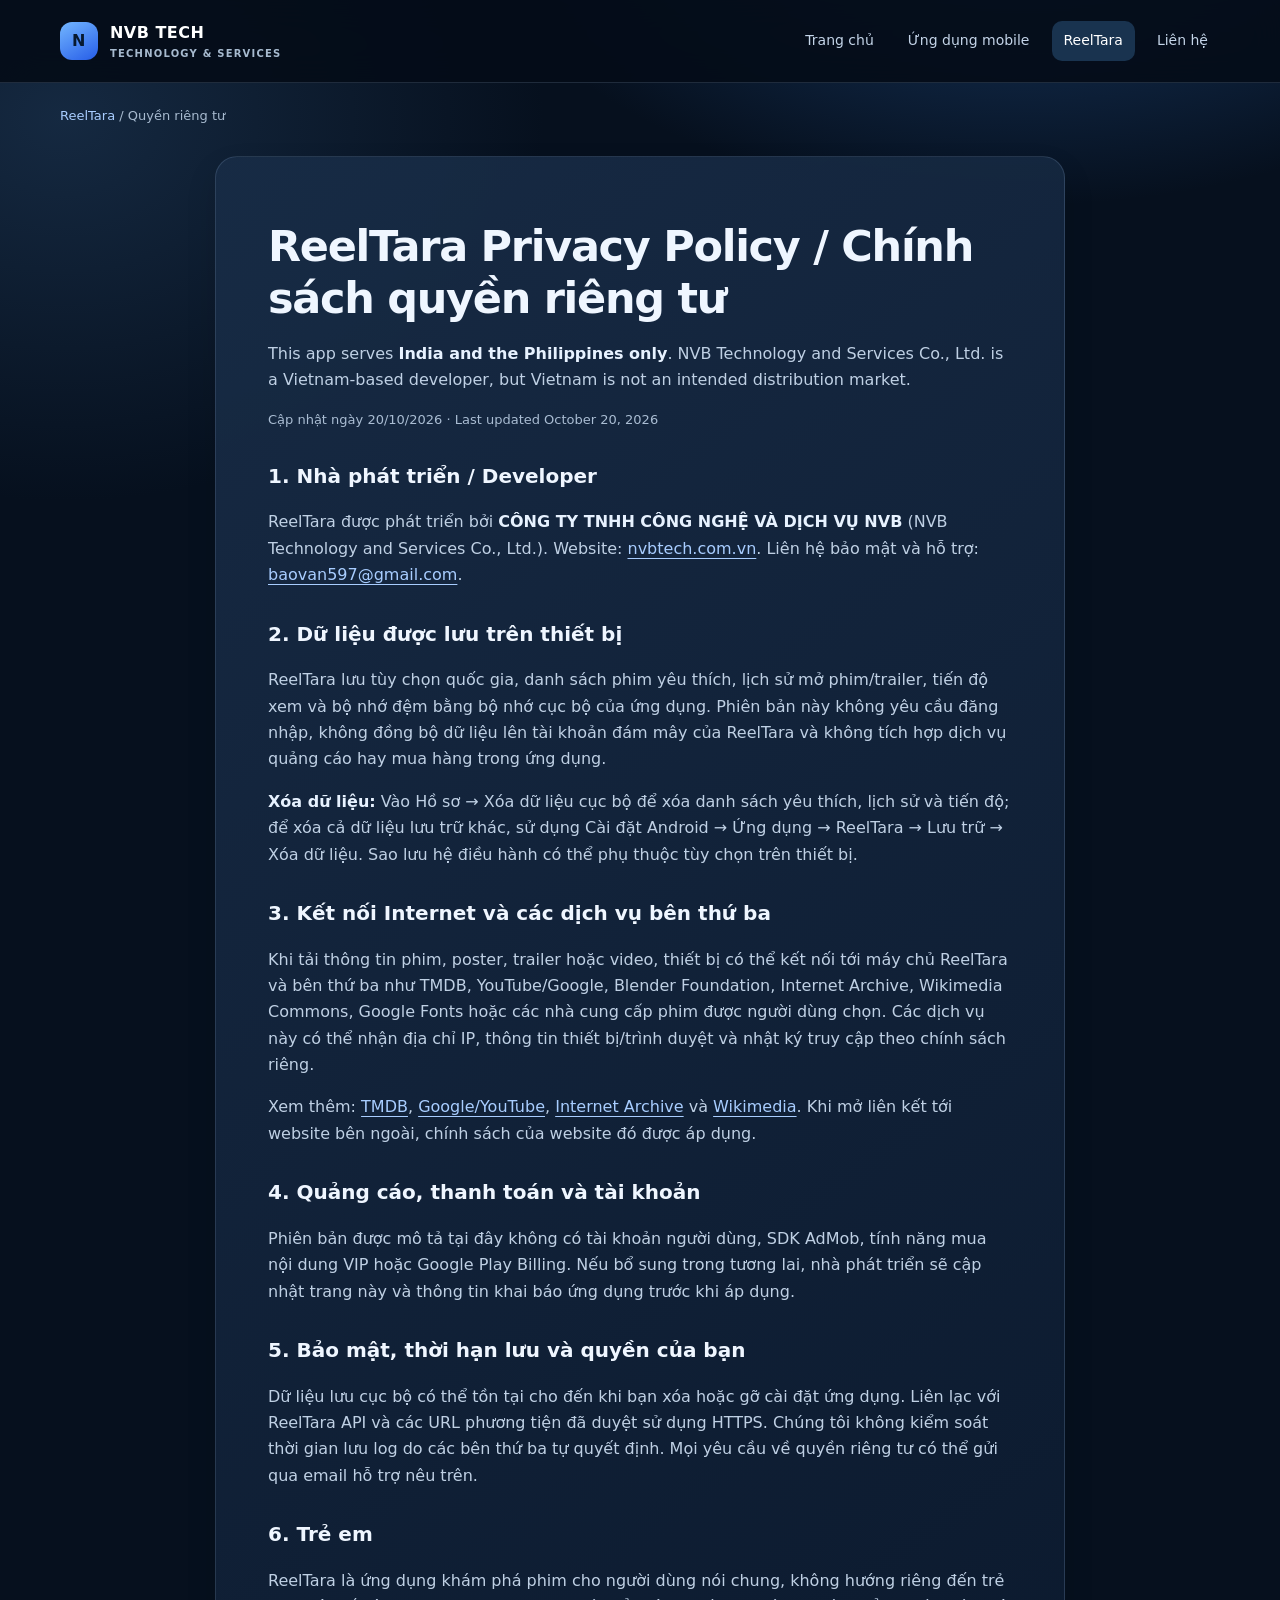
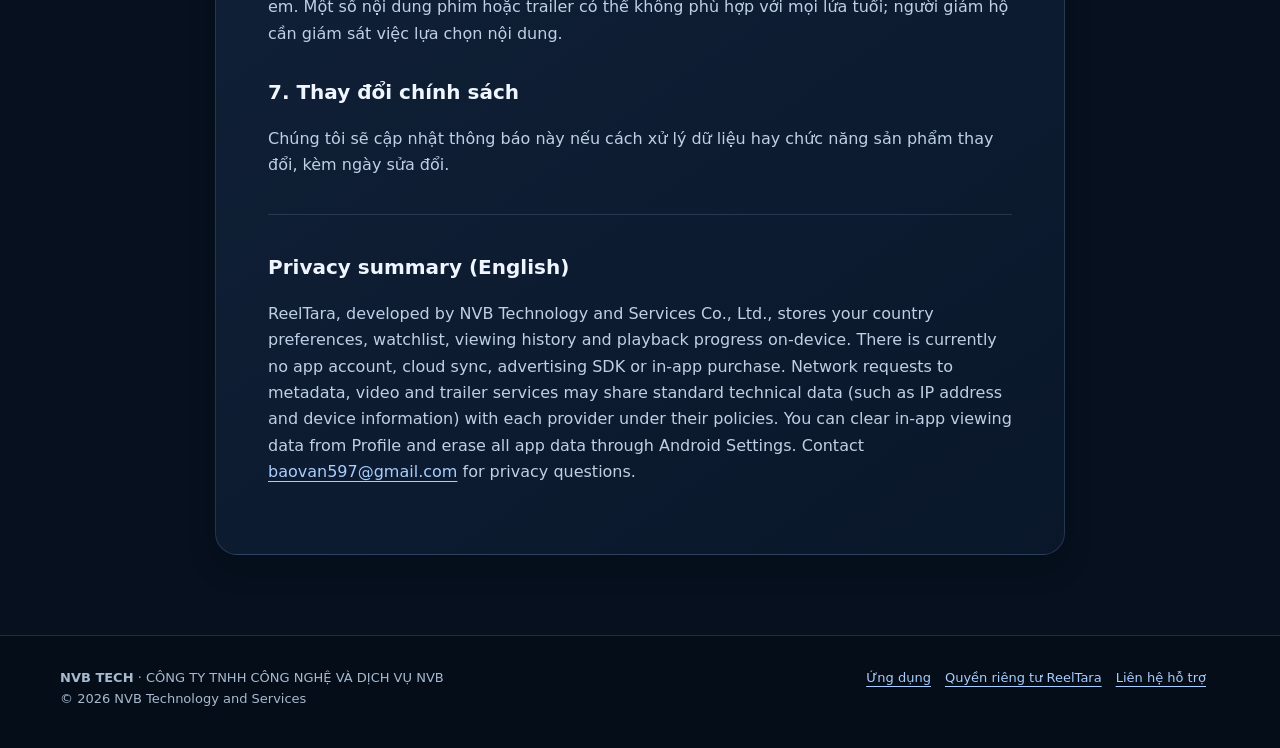
<file: reeltara/privacy.html>
<!doctype html>
<html lang="vi"><head><meta charset="utf-8"><meta name="viewport" content="width=device-width,initial-scale=1,viewport-fit=cover">
<meta name="theme-color" content="#06101e"><meta name="description" content="Trang chính sách quyền riêng tư ReelTara trên website chính thức NVB Tech.">
<meta property="og:title" content="Chính sách quyền riêng tư ReelTara"><meta property="og:description" content="Trang chính sách quyền riêng tư ReelTara trên website chính thức NVB Tech.">
<link rel="canonical" href="https://nvbtech.com.vn/apps/reeltara/privacy.html">
<link rel="stylesheet" href="/apps/assets/apps.css"><title>Chính sách quyền riêng tư ReelTara | NVB Tech</title></head><body>
<a class="skip" href="#main">Đến nội dung chính</a>
<header class="site-header"><div class="wrap nav-bar">
<a class="brand" href="/"><span class="brand-mark">N</span><span>NVB TECH<small>TECHNOLOGY & SERVICES</small></span></a>
<nav class="nav-links" aria-label="Điều hướng">
<a href="/">Trang chủ</a><a href="/apps/" >Ứng dụng mobile</a><a href="/apps/reeltara/" aria-current="page">ReelTara</a><a href="/#contact">Liên hệ</a></nav></div></header>
<main id="main"><div class="wrap breadcrumbs"><a href="/apps/reeltara/">ReelTara</a> / Quyền riêng tư</div><article class="wrap legal">
<h1>ReelTara Privacy Policy / Chính sách quyền riêng tư</h1><p>This app serves <strong>India and the Philippines only</strong>. NVB Technology and Services Co., Ltd. is a Vietnam-based developer, but Vietnam is not an intended distribution market.</p><p class="updated">Cập nhật ngày 20/10/2026 · Last updated October 20, 2026</p>
<h2>1. Nhà phát triển / Developer</h2><p>ReelTara được phát triển bởi <strong>CÔNG TY TNHH CÔNG NGHỆ VÀ DỊCH VỤ NVB</strong> (NVB Technology and Services Co., Ltd.). Website: <a href="https://nvbtech.com.vn/">nvbtech.com.vn</a>. Liên hệ bảo mật và hỗ trợ: <a href="mailto:baovan597@gmail.com">baovan597@gmail.com</a>.</p>
<h2>2. Dữ liệu được lưu trên thiết bị</h2><p>ReelTara lưu tùy chọn quốc gia, danh sách phim yêu thích, lịch sử mở phim/trailer, tiến độ xem và bộ nhớ đệm bằng bộ nhớ cục bộ của ứng dụng. Phiên bản này không yêu cầu đăng nhập, không đồng bộ dữ liệu lên tài khoản đám mây của ReelTara và không tích hợp dịch vụ quảng cáo hay mua hàng trong ứng dụng.</p>
<p><strong>Xóa dữ liệu:</strong> Vào Hồ sơ → Xóa dữ liệu cục bộ để xóa danh sách yêu thích, lịch sử và tiến độ; để xóa cả dữ liệu lưu trữ khác, sử dụng Cài đặt Android → Ứng dụng → ReelTara → Lưu trữ → Xóa dữ liệu. Sao lưu hệ điều hành có thể phụ thuộc tùy chọn trên thiết bị.</p>
<h2>3. Kết nối Internet và các dịch vụ bên thứ ba</h2><p>Khi tải thông tin phim, poster, trailer hoặc video, thiết bị có thể kết nối tới máy chủ ReelTara và bên thứ ba như TMDB, YouTube/Google, Blender Foundation, Internet Archive, Wikimedia Commons, Google Fonts hoặc các nhà cung cấp phim được người dùng chọn. Các dịch vụ này có thể nhận địa chỉ IP, thông tin thiết bị/trình duyệt và nhật ký truy cập theo chính sách riêng.</p>
<p>Xem thêm: <a href="https://www.themoviedb.org/privacy-policy" rel="noopener noreferrer">TMDB</a>, <a href="https://policies.google.com/privacy" rel="noopener noreferrer">Google/YouTube</a>, <a href="https://archive.org/about/terms.php" rel="noopener noreferrer">Internet Archive</a> và <a href="https://foundation.wikimedia.org/wiki/Policy:Privacy_policy" rel="noopener noreferrer">Wikimedia</a>. Khi mở liên kết tới website bên ngoài, chính sách của website đó được áp dụng.</p>
<h2>4. Quảng cáo, thanh toán và tài khoản</h2><p>Phiên bản được mô tả tại đây không có tài khoản người dùng, SDK AdMob, tính năng mua nội dung VIP hoặc Google Play Billing. Nếu bổ sung trong tương lai, nhà phát triển sẽ cập nhật trang này và thông tin khai báo ứng dụng trước khi áp dụng.</p>
<h2>5. Bảo mật, thời hạn lưu và quyền của bạn</h2><p>Dữ liệu lưu cục bộ có thể tồn tại cho đến khi bạn xóa hoặc gỡ cài đặt ứng dụng. Liên lạc với ReelTara API và các URL phương tiện đã duyệt sử dụng HTTPS. Chúng tôi không kiểm soát thời gian lưu log do các bên thứ ba tự quyết định. Mọi yêu cầu về quyền riêng tư có thể gửi qua email hỗ trợ nêu trên.</p>
<h2>6. Trẻ em</h2><p>ReelTara là ứng dụng khám phá phim cho người dùng nói chung, không hướng riêng đến trẻ em. Một số nội dung phim hoặc trailer có thể không phù hợp với mọi lứa tuổi; người giám hộ cần giám sát việc lựa chọn nội dung.</p>
<h2>7. Thay đổi chính sách</h2><p>Chúng tôi sẽ cập nhật thông báo này nếu cách xử lý dữ liệu hay chức năng sản phẩm thay đổi, kèm ngày sửa đổi.</p>
<hr style="border:0;border-top:1px solid rgba(174,202,239,.16);margin:36px 0">
<h2>Privacy summary (English)</h2><p>ReelTara, developed by NVB Technology and Services Co., Ltd., stores your country preferences, watchlist, viewing history and playback progress on-device. There is currently no app account, cloud sync, advertising SDK or in-app purchase. Network requests to metadata, video and trailer services may share standard technical data (such as IP address and device information) with each provider under their policies. You can clear in-app viewing data from Profile and erase all app data through Android Settings. Contact <a href="mailto:baovan597@gmail.com">baovan597@gmail.com</a> for privacy questions.</p></article></main>
<footer class="site-footer"><div class="wrap foot-row">
<div><strong>NVB TECH</strong> · CÔNG TY TNHH CÔNG NGHỆ VÀ DỊCH VỤ NVB<br>© 2026 NVB Technology and Services</div>
<div><a href="/apps/">Ứng dụng</a><a href="/apps/reeltara/privacy.html">Quyền riêng tư ReelTara</a><a href="mailto:baovan597@gmail.com">Liên hệ hỗ trợ</a></div>
</div></footer></body></html>
</file>
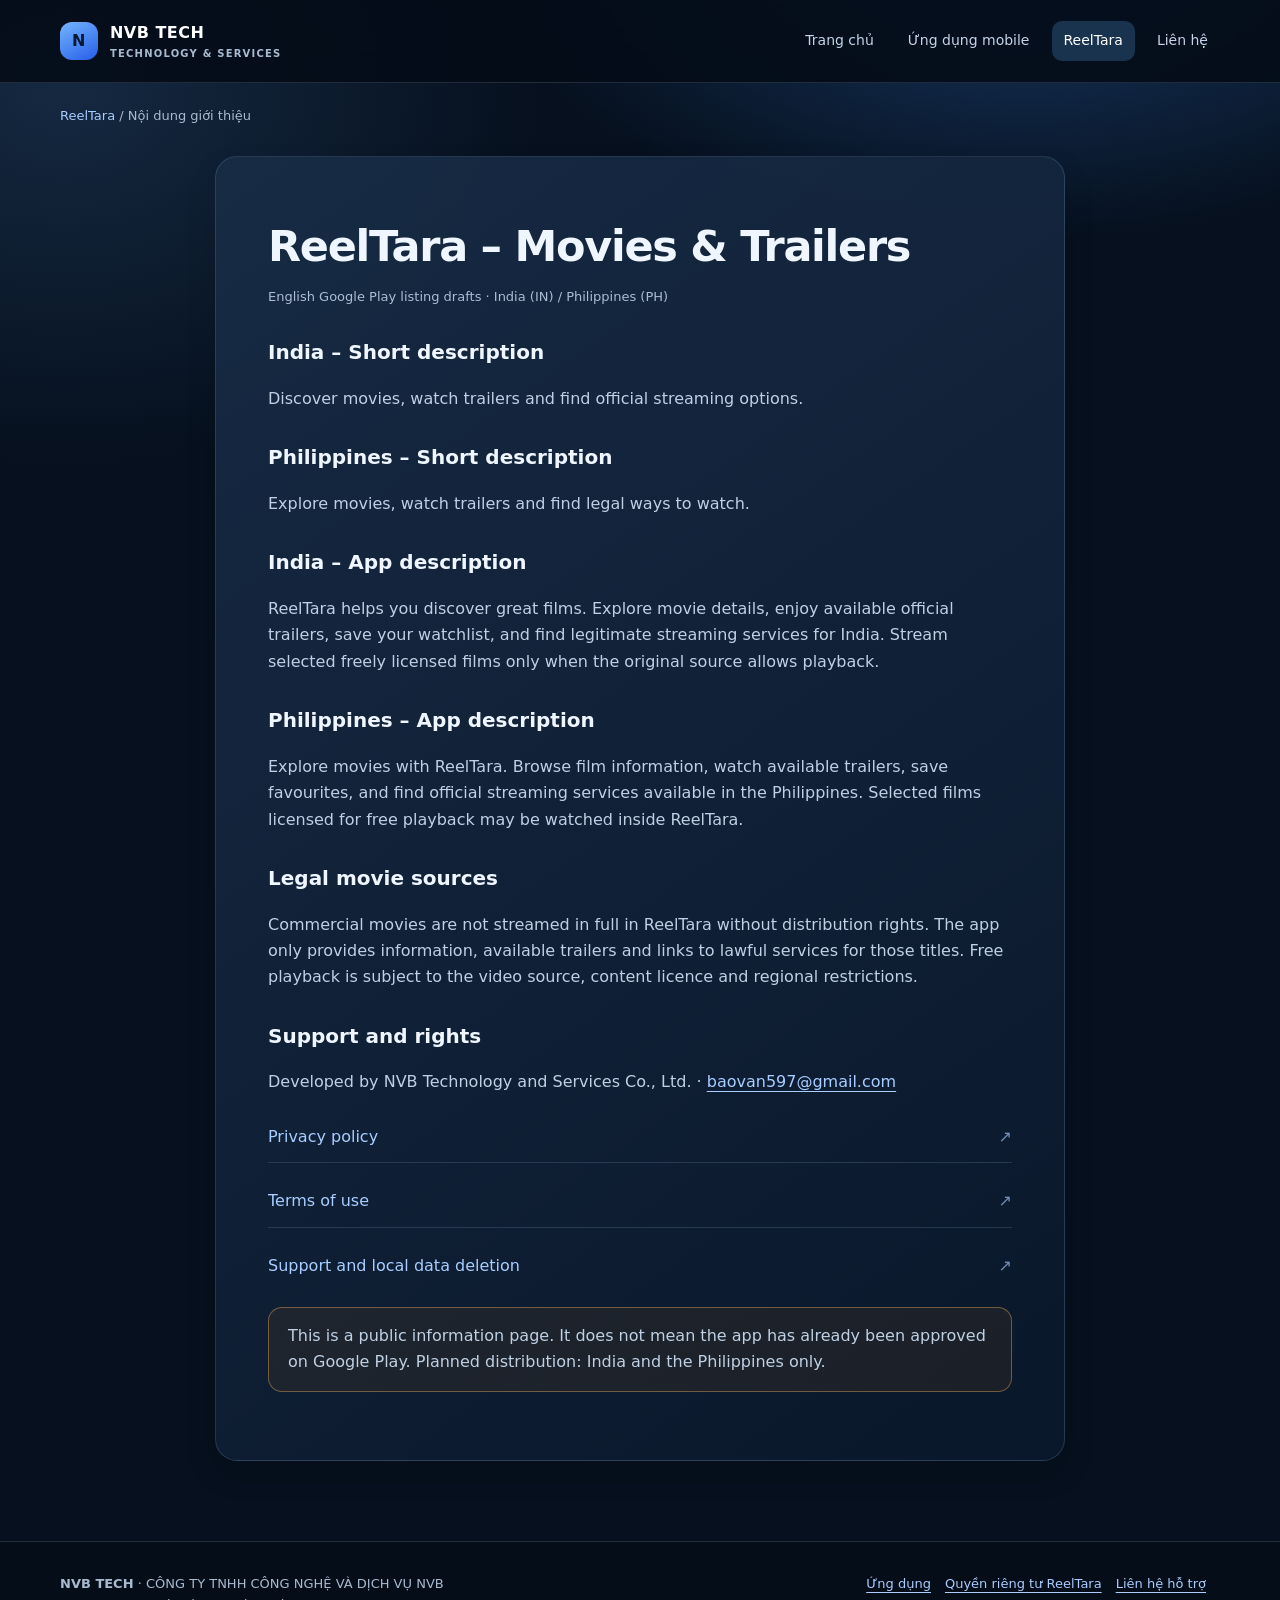
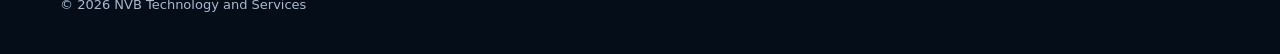
<file: apps/reeltara/google-play.html>
<!doctype html>
<html lang="vi"><head><meta charset="utf-8"><meta name="viewport" content="width=device-width,initial-scale=1,viewport-fit=cover">
<meta name="theme-color" content="#06101e"><meta name="description" content="Giới thiệu tính năng ReelTara, chính sách và thông tin nhà phát triển trước khi ứng dụng phát hành trên Google Play.">
<meta property="og:title" content="Thông tin ứng dụng ReelTara"><meta property="og:description" content="Giới thiệu tính năng ReelTara, chính sách và thông tin nhà phát triển trước khi ứng dụng phát hành trên Google Play.">
<link rel="canonical" href="https://nvbtech.com.vn/apps/reeltara/google-play.html">
<link rel="stylesheet" href="/apps/assets/apps.css"><title>Thông tin ứng dụng ReelTara | NVB Tech</title></head><body>
<a class="skip" href="#main">Đến nội dung chính</a>
<header class="site-header"><div class="wrap nav-bar">
<a class="brand" href="/"><span class="brand-mark">N</span><span>NVB TECH<small>TECHNOLOGY & SERVICES</small></span></a>
<nav class="nav-links" aria-label="Điều hướng">
<a href="/">Trang chủ</a><a href="/apps/" >Ứng dụng mobile</a><a href="/apps/reeltara/" aria-current="page">ReelTara</a><a href="/#contact">Liên hệ</a></nav></div></header>
<main id="main"><div class="wrap breadcrumbs"><a href="/apps/reeltara/">ReelTara</a> / Nội dung giới thiệu</div><article class="wrap legal"><h1>ReelTara – Movies &amp; Trailers</h1>
<p class="updated">English Google Play listing drafts · India (IN) / Philippines (PH)</p>
<h2>India – Short description</h2><p>Discover movies, watch trailers and find official streaming options.</p>
<h2>Philippines – Short description</h2><p>Explore movies, watch trailers and find legal ways to watch.</p>
<h2>India – App description</h2>
<p>ReelTara helps you discover great films. Explore movie details, enjoy available official trailers, save your watchlist, and find legitimate streaming services for India. Stream selected freely licensed films only when the original source allows playback.</p>
<h2>Philippines – App description</h2>
<p>Explore movies with ReelTara. Browse film information, watch available trailers, save favourites, and find official streaming services available in the Philippines. Selected films licensed for free playback may be watched inside ReelTara.</p>
<h2>Legal movie sources</h2><p>Commercial movies are not streamed in full in ReelTara without distribution rights. The app only provides information, available trailers and links to lawful services for those titles. Free playback is subject to the video source, content licence and regional restrictions.</p>
<h2>Support and rights</h2><p>Developed by NVB Technology and Services Co., Ltd. · <a href="mailto:baovan597@gmail.com">baovan597@gmail.com</a></p>
<div class="listlinks"><a href="/apps/reeltara/privacy.html">Privacy policy <span>↗</span></a><a href="/apps/reeltara/terms.html">Terms of use <span>↗</span></a><a href="/apps/reeltara/support.html">Support and local data deletion <span>↗</span></a></div>
<p class="notice">This is a public information page. It does not mean the app has already been approved on Google Play. Planned distribution: India and the Philippines only.</p></article></main>
<footer class="site-footer"><div class="wrap foot-row">
<div><strong>NVB TECH</strong> · CÔNG TY TNHH CÔNG NGHỆ VÀ DỊCH VỤ NVB<br>© 2026 NVB Technology and Services</div>
<div><a href="/apps/">Ứng dụng</a><a href="/apps/reeltara/privacy.html">Quyền riêng tư ReelTara</a><a href="mailto:baovan597@gmail.com">Liên hệ hỗ trợ</a></div>
</div></footer></body></html>
</file>
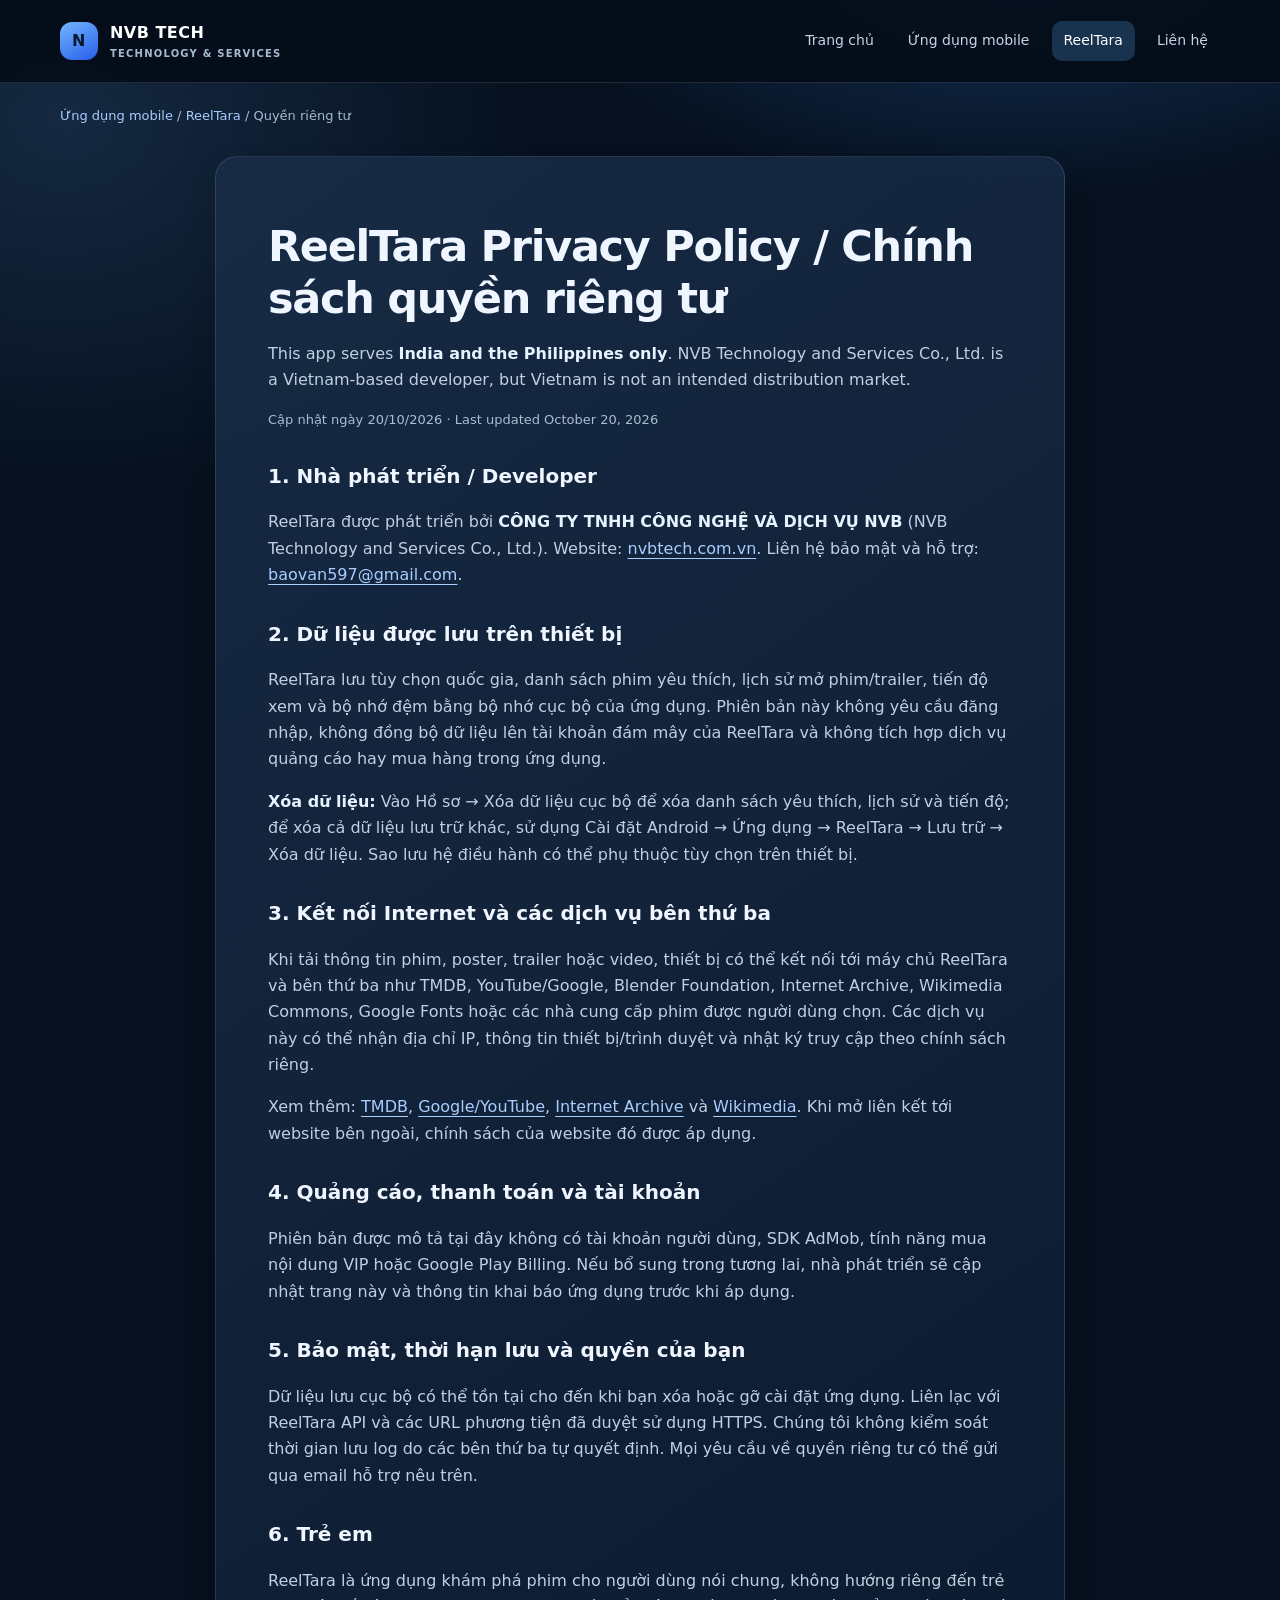
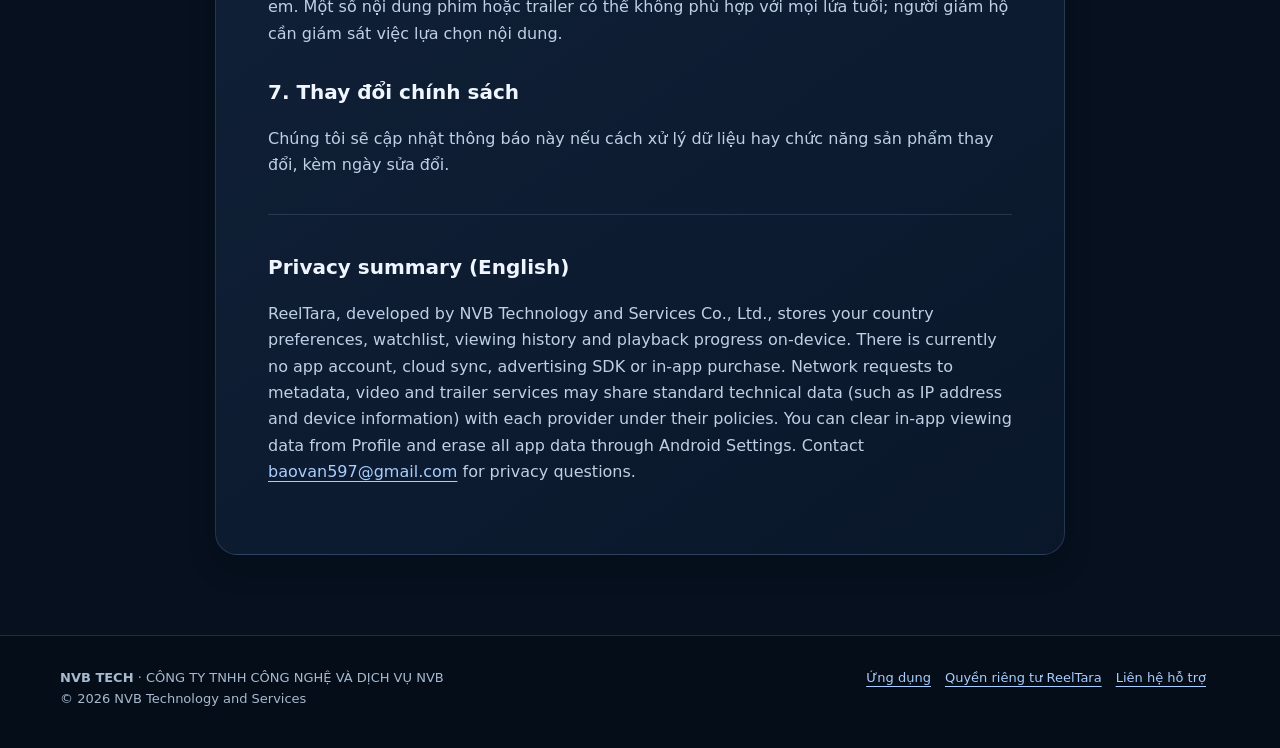
<file: apps/reeltara/privacy.html>
<!doctype html>
<html lang="vi"><head><meta charset="utf-8"><meta name="viewport" content="width=device-width,initial-scale=1,viewport-fit=cover">
<meta name="theme-color" content="#06101e"><meta name="description" content="Chính sách bảo vệ thông tin người dùng ReelTara do Công ty TNHH Công nghệ và Dịch vụ NVB phát triển.">
<meta property="og:title" content="Chính sách quyền riêng tư ReelTara"><meta property="og:description" content="Chính sách bảo vệ thông tin người dùng ReelTara do Công ty TNHH Công nghệ và Dịch vụ NVB phát triển.">
<link rel="canonical" href="https://nvbtech.com.vn/apps/reeltara/privacy.html">
<link rel="stylesheet" href="/apps/assets/apps.css"><title>Chính sách quyền riêng tư ReelTara | NVB Tech</title></head><body>
<a class="skip" href="#main">Đến nội dung chính</a>
<header class="site-header"><div class="wrap nav-bar">
<a class="brand" href="/"><span class="brand-mark">N</span><span>NVB TECH<small>TECHNOLOGY & SERVICES</small></span></a>
<nav class="nav-links" aria-label="Điều hướng">
<a href="/">Trang chủ</a><a href="/apps/" >Ứng dụng mobile</a><a href="/apps/reeltara/" aria-current="page">ReelTara</a><a href="/#contact">Liên hệ</a></nav></div></header>
<main id="main"><div class="wrap breadcrumbs"><a href="/apps/">Ứng dụng mobile</a> / <a href="/apps/reeltara/">ReelTara</a> / Quyền riêng tư</div><article class="wrap legal">
<h1>ReelTara Privacy Policy / Chính sách quyền riêng tư</h1><p>This app serves <strong>India and the Philippines only</strong>. NVB Technology and Services Co., Ltd. is a Vietnam-based developer, but Vietnam is not an intended distribution market.</p><p class="updated">Cập nhật ngày 20/10/2026 · Last updated October 20, 2026</p>
<h2>1. Nhà phát triển / Developer</h2><p>ReelTara được phát triển bởi <strong>CÔNG TY TNHH CÔNG NGHỆ VÀ DỊCH VỤ NVB</strong> (NVB Technology and Services Co., Ltd.). Website: <a href="https://nvbtech.com.vn/">nvbtech.com.vn</a>. Liên hệ bảo mật và hỗ trợ: <a href="mailto:baovan597@gmail.com">baovan597@gmail.com</a>.</p>
<h2>2. Dữ liệu được lưu trên thiết bị</h2><p>ReelTara lưu tùy chọn quốc gia, danh sách phim yêu thích, lịch sử mở phim/trailer, tiến độ xem và bộ nhớ đệm bằng bộ nhớ cục bộ của ứng dụng. Phiên bản này không yêu cầu đăng nhập, không đồng bộ dữ liệu lên tài khoản đám mây của ReelTara và không tích hợp dịch vụ quảng cáo hay mua hàng trong ứng dụng.</p>
<p><strong>Xóa dữ liệu:</strong> Vào Hồ sơ → Xóa dữ liệu cục bộ để xóa danh sách yêu thích, lịch sử và tiến độ; để xóa cả dữ liệu lưu trữ khác, sử dụng Cài đặt Android → Ứng dụng → ReelTara → Lưu trữ → Xóa dữ liệu. Sao lưu hệ điều hành có thể phụ thuộc tùy chọn trên thiết bị.</p>
<h2>3. Kết nối Internet và các dịch vụ bên thứ ba</h2><p>Khi tải thông tin phim, poster, trailer hoặc video, thiết bị có thể kết nối tới máy chủ ReelTara và bên thứ ba như TMDB, YouTube/Google, Blender Foundation, Internet Archive, Wikimedia Commons, Google Fonts hoặc các nhà cung cấp phim được người dùng chọn. Các dịch vụ này có thể nhận địa chỉ IP, thông tin thiết bị/trình duyệt và nhật ký truy cập theo chính sách riêng.</p>
<p>Xem thêm: <a href="https://www.themoviedb.org/privacy-policy" rel="noopener noreferrer">TMDB</a>, <a href="https://policies.google.com/privacy" rel="noopener noreferrer">Google/YouTube</a>, <a href="https://archive.org/about/terms.php" rel="noopener noreferrer">Internet Archive</a> và <a href="https://foundation.wikimedia.org/wiki/Policy:Privacy_policy" rel="noopener noreferrer">Wikimedia</a>. Khi mở liên kết tới website bên ngoài, chính sách của website đó được áp dụng.</p>
<h2>4. Quảng cáo, thanh toán và tài khoản</h2><p>Phiên bản được mô tả tại đây không có tài khoản người dùng, SDK AdMob, tính năng mua nội dung VIP hoặc Google Play Billing. Nếu bổ sung trong tương lai, nhà phát triển sẽ cập nhật trang này và thông tin khai báo ứng dụng trước khi áp dụng.</p>
<h2>5. Bảo mật, thời hạn lưu và quyền của bạn</h2><p>Dữ liệu lưu cục bộ có thể tồn tại cho đến khi bạn xóa hoặc gỡ cài đặt ứng dụng. Liên lạc với ReelTara API và các URL phương tiện đã duyệt sử dụng HTTPS. Chúng tôi không kiểm soát thời gian lưu log do các bên thứ ba tự quyết định. Mọi yêu cầu về quyền riêng tư có thể gửi qua email hỗ trợ nêu trên.</p>
<h2>6. Trẻ em</h2><p>ReelTara là ứng dụng khám phá phim cho người dùng nói chung, không hướng riêng đến trẻ em. Một số nội dung phim hoặc trailer có thể không phù hợp với mọi lứa tuổi; người giám hộ cần giám sát việc lựa chọn nội dung.</p>
<h2>7. Thay đổi chính sách</h2><p>Chúng tôi sẽ cập nhật thông báo này nếu cách xử lý dữ liệu hay chức năng sản phẩm thay đổi, kèm ngày sửa đổi.</p>
<hr style="border:0;border-top:1px solid rgba(174,202,239,.16);margin:36px 0">
<h2>Privacy summary (English)</h2><p>ReelTara, developed by NVB Technology and Services Co., Ltd., stores your country preferences, watchlist, viewing history and playback progress on-device. There is currently no app account, cloud sync, advertising SDK or in-app purchase. Network requests to metadata, video and trailer services may share standard technical data (such as IP address and device information) with each provider under their policies. You can clear in-app viewing data from Profile and erase all app data through Android Settings. Contact <a href="mailto:baovan597@gmail.com">baovan597@gmail.com</a> for privacy questions.</p></article></main>
<footer class="site-footer"><div class="wrap foot-row">
<div><strong>NVB TECH</strong> · CÔNG TY TNHH CÔNG NGHỆ VÀ DỊCH VỤ NVB<br>© 2026 NVB Technology and Services</div>
<div><a href="/apps/">Ứng dụng</a><a href="/apps/reeltara/privacy.html">Quyền riêng tư ReelTara</a><a href="mailto:baovan597@gmail.com">Liên hệ hỗ trợ</a></div>
</div></footer></body></html>
</file>
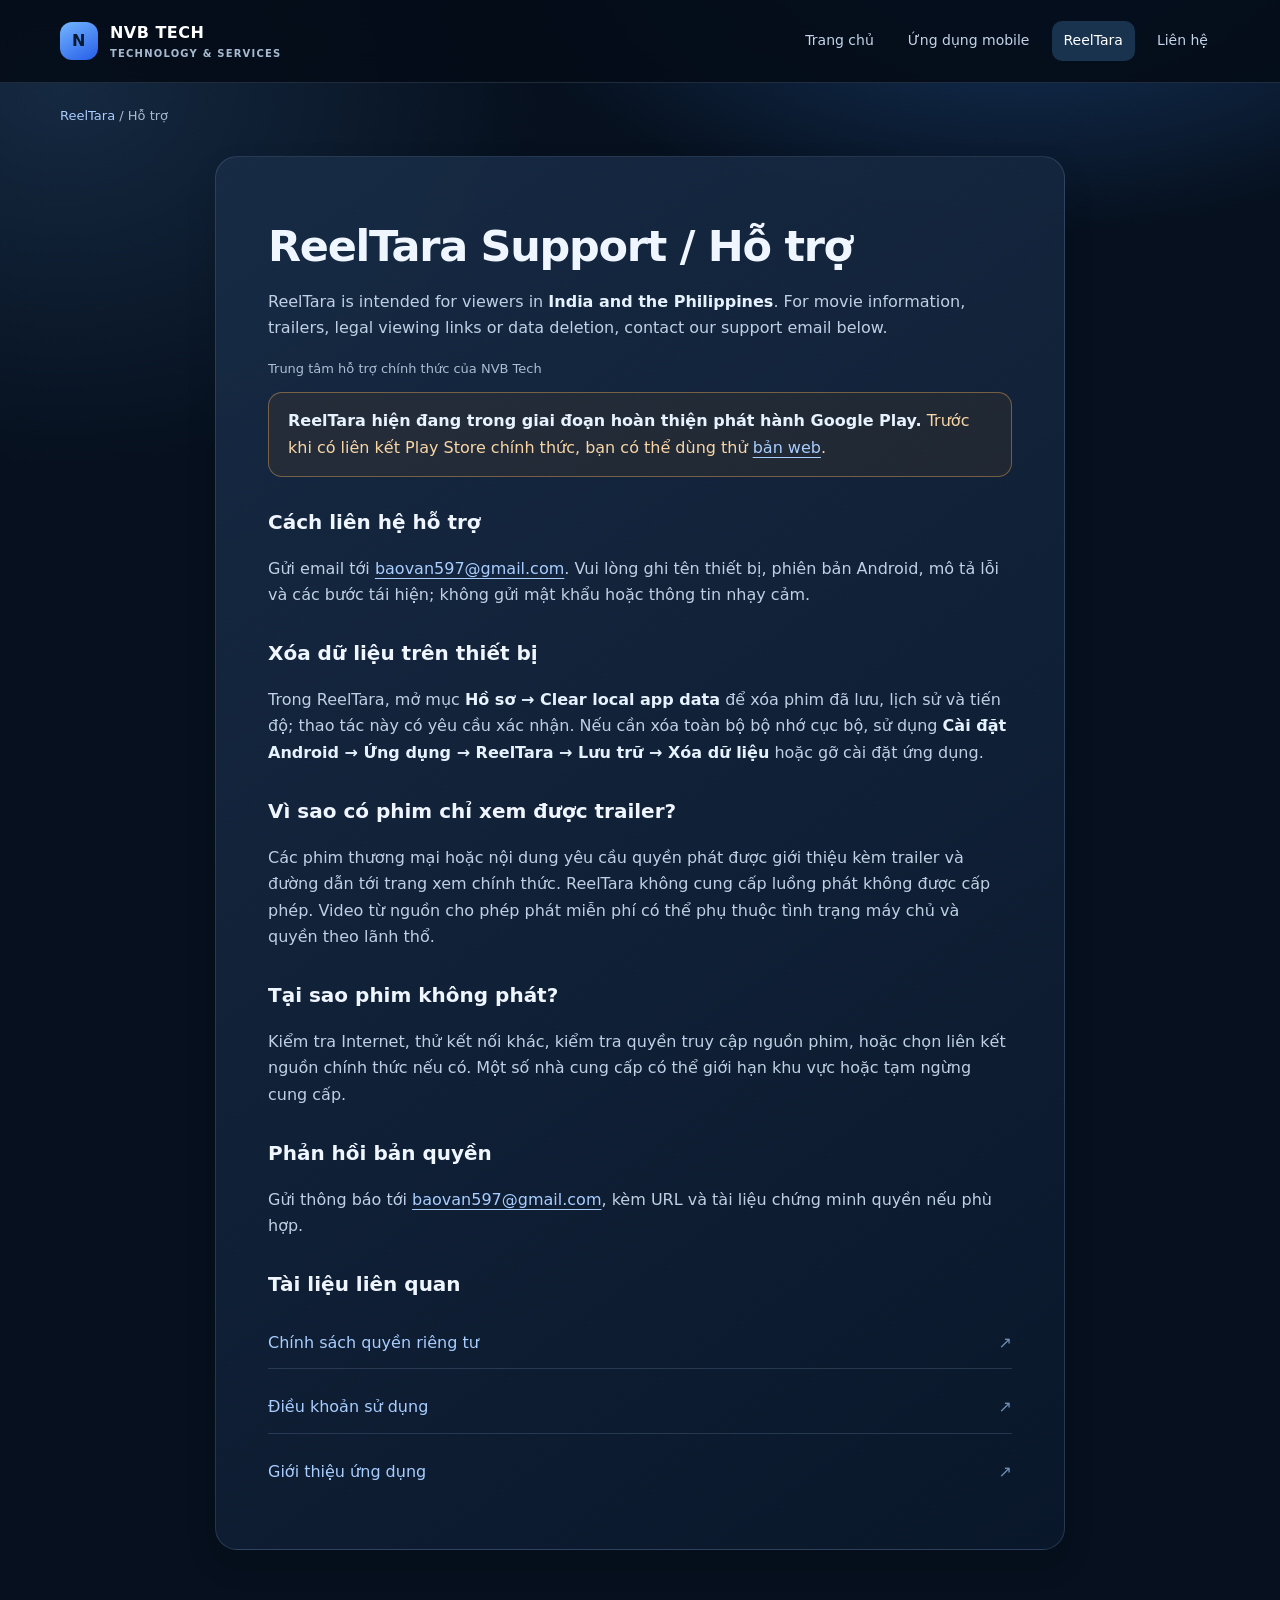
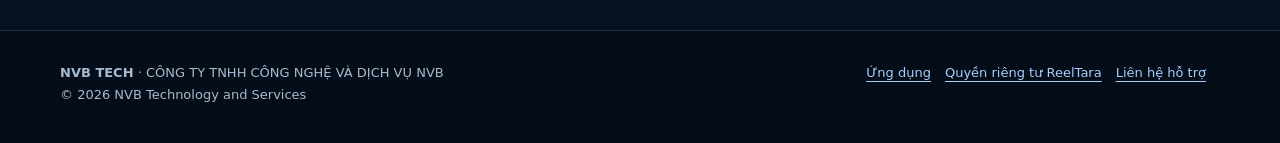
<file: apps/reeltara/support.html>
<!doctype html>
<html lang="vi"><head><meta charset="utf-8"><meta name="viewport" content="width=device-width,initial-scale=1,viewport-fit=cover">
<meta name="theme-color" content="#06101e"><meta name="description" content="Trung tâm trợ giúp ReelTara, cách xóa dữ liệu ứng dụng, phản hồi về nguồn phim và liên hệ nhà phát triển NVB Tech.">
<meta property="og:title" content="Hỗ trợ ReelTara và xóa dữ liệu"><meta property="og:description" content="Trung tâm trợ giúp ReelTara, cách xóa dữ liệu ứng dụng, phản hồi về nguồn phim và liên hệ nhà phát triển NVB Tech.">
<link rel="canonical" href="https://nvbtech.com.vn/apps/reeltara/support.html">
<link rel="stylesheet" href="/apps/assets/apps.css"><title>Hỗ trợ ReelTara và xóa dữ liệu | NVB Tech</title></head><body>
<a class="skip" href="#main">Đến nội dung chính</a>
<header class="site-header"><div class="wrap nav-bar">
<a class="brand" href="/"><span class="brand-mark">N</span><span>NVB TECH<small>TECHNOLOGY & SERVICES</small></span></a>
<nav class="nav-links" aria-label="Điều hướng">
<a href="/">Trang chủ</a><a href="/apps/" >Ứng dụng mobile</a><a href="/apps/reeltara/" aria-current="page">ReelTara</a><a href="/#contact">Liên hệ</a></nav></div></header>
<main id="main"><div class="wrap breadcrumbs"><a href="/apps/reeltara/">ReelTara</a> / Hỗ trợ</div><article class="wrap legal">
<h1>ReelTara Support / Hỗ trợ</h1><p>ReelTara is intended for viewers in <strong>India and the Philippines</strong>. For movie information, trailers, legal viewing links or data deletion, contact our support email below.</p><p class="updated">Trung tâm hỗ trợ chính thức của NVB Tech</p>
<div class="notice"><strong>ReelTara hiện đang trong giai đoạn hoàn thiện phát hành Google Play.</strong> Trước khi có liên kết Play Store chính thức, bạn có thể dùng thử <a href="https://reel-tara.vercel.app" target="_blank" rel="noopener noreferrer">bản web</a>.</div>
<h2>Cách liên hệ hỗ trợ</h2><p>Gửi email tới <a href="mailto:baovan597@gmail.com?subject=ReelTara%20-%20Ho%20tro">baovan597@gmail.com</a>. Vui lòng ghi tên thiết bị, phiên bản Android, mô tả lỗi và các bước tái hiện; không gửi mật khẩu hoặc thông tin nhạy cảm.</p>
<h2>Xóa dữ liệu trên thiết bị</h2><p>Trong ReelTara, mở mục <strong>Hồ sơ → Clear local app data</strong> để xóa phim đã lưu, lịch sử và tiến độ; thao tác này có yêu cầu xác nhận. Nếu cần xóa toàn bộ bộ nhớ cục bộ, sử dụng <strong>Cài đặt Android → Ứng dụng → ReelTara → Lưu trữ → Xóa dữ liệu</strong> hoặc gỡ cài đặt ứng dụng.</p>
<h2>Vì sao có phim chỉ xem được trailer?</h2><p>Các phim thương mại hoặc nội dung yêu cầu quyền phát được giới thiệu kèm trailer và đường dẫn tới trang xem chính thức. ReelTara không cung cấp luồng phát không được cấp phép. Video từ nguồn cho phép phát miễn phí có thể phụ thuộc tình trạng máy chủ và quyền theo lãnh thổ.</p>
<h2>Tại sao phim không phát?</h2><p>Kiểm tra Internet, thử kết nối khác, kiểm tra quyền truy cập nguồn phim, hoặc chọn liên kết nguồn chính thức nếu có. Một số nhà cung cấp có thể giới hạn khu vực hoặc tạm ngừng cung cấp.</p>
<h2>Phản hồi bản quyền</h2><p>Gửi thông báo tới <a href="mailto:baovan597@gmail.com?subject=ReelTara%20-%20Thong%20bao%20ban%20quyen">baovan597@gmail.com</a>, kèm URL và tài liệu chứng minh quyền nếu phù hợp.</p>
<h2>Tài liệu liên quan</h2><div class="listlinks"><a href="/apps/reeltara/privacy.html">Chính sách quyền riêng tư <span>↗</span></a><a href="/apps/reeltara/terms.html">Điều khoản sử dụng <span>↗</span></a><a href="/apps/reeltara/">Giới thiệu ứng dụng <span>↗</span></a></div></article></main>
<footer class="site-footer"><div class="wrap foot-row">
<div><strong>NVB TECH</strong> · CÔNG TY TNHH CÔNG NGHỆ VÀ DỊCH VỤ NVB<br>© 2026 NVB Technology and Services</div>
<div><a href="/apps/">Ứng dụng</a><a href="/apps/reeltara/privacy.html">Quyền riêng tư ReelTara</a><a href="mailto:baovan597@gmail.com">Liên hệ hỗ trợ</a></div>
</div></footer></body></html>
</file>
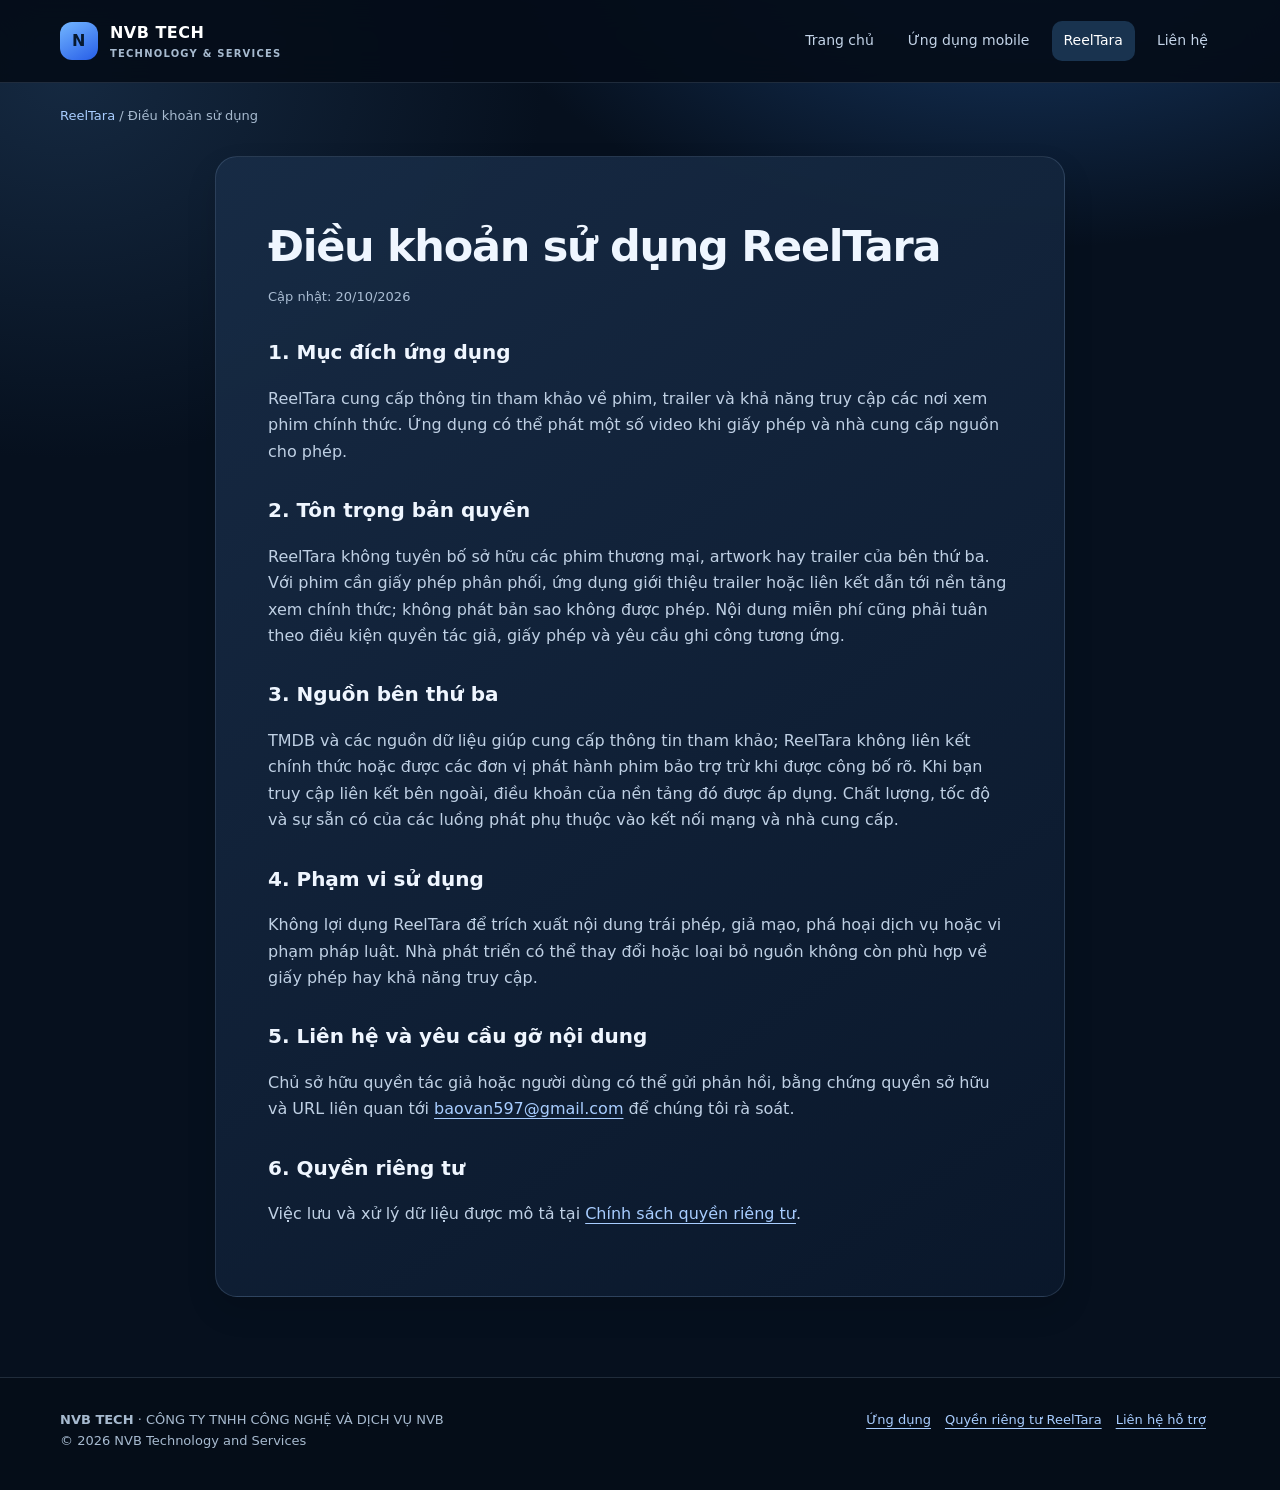
<file: apps/reeltara/terms.html>
<!doctype html>
<html lang="vi"><head><meta charset="utf-8"><meta name="viewport" content="width=device-width,initial-scale=1,viewport-fit=cover">
<meta name="theme-color" content="#06101e"><meta name="description" content="Điều khoản ReelTara: nguồn phim, trailer, quyền tác giả, nhà cung cấp và yêu cầu hỗ trợ.">
<meta property="og:title" content="Điều khoản sử dụng ReelTara"><meta property="og:description" content="Điều khoản ReelTara: nguồn phim, trailer, quyền tác giả, nhà cung cấp và yêu cầu hỗ trợ.">
<link rel="canonical" href="https://nvbtech.com.vn/apps/reeltara/terms.html">
<link rel="stylesheet" href="/apps/assets/apps.css"><title>Điều khoản sử dụng ReelTara | NVB Tech</title></head><body>
<a class="skip" href="#main">Đến nội dung chính</a>
<header class="site-header"><div class="wrap nav-bar">
<a class="brand" href="/"><span class="brand-mark">N</span><span>NVB TECH<small>TECHNOLOGY & SERVICES</small></span></a>
<nav class="nav-links" aria-label="Điều hướng">
<a href="/">Trang chủ</a><a href="/apps/" >Ứng dụng mobile</a><a href="/apps/reeltara/" aria-current="page">ReelTara</a><a href="/#contact">Liên hệ</a></nav></div></header>
<main id="main"><div class="wrap breadcrumbs"><a href="/apps/reeltara/">ReelTara</a> / Điều khoản sử dụng</div><article class="wrap legal">
<h1>Điều khoản sử dụng ReelTara</h1><p class="updated">Cập nhật: 20/10/2026</p>
<h2>1. Mục đích ứng dụng</h2><p>ReelTara cung cấp thông tin tham khảo về phim, trailer và khả năng truy cập các nơi xem phim chính thức. Ứng dụng có thể phát một số video khi giấy phép và nhà cung cấp nguồn cho phép.</p>
<h2>2. Tôn trọng bản quyền</h2><p>ReelTara không tuyên bố sở hữu các phim thương mại, artwork hay trailer của bên thứ ba. Với phim cần giấy phép phân phối, ứng dụng giới thiệu trailer hoặc liên kết dẫn tới nền tảng xem chính thức; không phát bản sao không được phép. Nội dung miễn phí cũng phải tuân theo điều kiện quyền tác giả, giấy phép và yêu cầu ghi công tương ứng.</p>
<h2>3. Nguồn bên thứ ba</h2><p>TMDB và các nguồn dữ liệu giúp cung cấp thông tin tham khảo; ReelTara không liên kết chính thức hoặc được các đơn vị phát hành phim bảo trợ trừ khi được công bố rõ. Khi bạn truy cập liên kết bên ngoài, điều khoản của nền tảng đó được áp dụng. Chất lượng, tốc độ và sự sẵn có của các luồng phát phụ thuộc vào kết nối mạng và nhà cung cấp.</p>
<h2>4. Phạm vi sử dụng</h2><p>Không lợi dụng ReelTara để trích xuất nội dung trái phép, giả mạo, phá hoại dịch vụ hoặc vi phạm pháp luật. Nhà phát triển có thể thay đổi hoặc loại bỏ nguồn không còn phù hợp về giấy phép hay khả năng truy cập.</p>
<h2>5. Liên hệ và yêu cầu gỡ nội dung</h2><p>Chủ sở hữu quyền tác giả hoặc người dùng có thể gửi phản hồi, bằng chứng quyền sở hữu và URL liên quan tới <a href="mailto:baovan597@gmail.com?subject=ReelTara%20-%20Yeu%20cau%20ban%20quyen">baovan597@gmail.com</a> để chúng tôi rà soát.</p>
<h2>6. Quyền riêng tư</h2><p>Việc lưu và xử lý dữ liệu được mô tả tại <a href="/apps/reeltara/privacy.html">Chính sách quyền riêng tư</a>.</p></article></main>
<footer class="site-footer"><div class="wrap foot-row">
<div><strong>NVB TECH</strong> · CÔNG TY TNHH CÔNG NGHỆ VÀ DỊCH VỤ NVB<br>© 2026 NVB Technology and Services</div>
<div><a href="/apps/">Ứng dụng</a><a href="/apps/reeltara/privacy.html">Quyền riêng tư ReelTara</a><a href="mailto:baovan597@gmail.com">Liên hệ hỗ trợ</a></div>
</div></footer></body></html>
</file>
<file: apps/assets/apps.css>
:root{--bg:#06101e;--panel:#0f1e33;--panel2:#142640;--text:#eff6ff;--muted:#a7bacf;--line:rgba(174,202,239,.16);--blue:#68a7ff;--orange:#ff914e;--max:1160px}
*{box-sizing:border-box}html{scroll-behavior:smooth}body{margin:0;min-height:100vh;background:radial-gradient(ellipse 750px 430px at 80% -5%,#193c69 0,transparent 75%),radial-gradient(ellipse 600px 480px at 5% 5%,#152941 0,transparent 80%),var(--bg);font-family:Inter,system-ui,-apple-system,"Segoe UI",sans-serif;color:var(--text);line-height:1.65}a{color:#a8cdff;text-underline-offset:4px}a:focus-visible,button:focus-visible{outline:3px solid #92c2ff;outline-offset:3px}img{max-width:100%}.wrap{width:min(var(--max),calc(100% - 44px));margin:auto}.skip{position:absolute;left:-9999px}.skip:focus{left:16px;top:10px;background:#fff;color:#111;z-index:100;padding:10px}.site-header{position:sticky;top:0;z-index:20;border-bottom:1px solid var(--line);background:rgba(5,13,24,.92);backdrop-filter:blur(16px)}.nav-bar{display:flex;align-items:center;justify-content:space-between;gap:18px;min-height:82px}.brand{display:flex;align-items:center;gap:12px;text-decoration:none;color:#fff;font-size:16px;font-weight:800;letter-spacing:.03em}.brand-mark{background:linear-gradient(150deg,#73b6ff,#265de8);width:38px;height:38px;display:grid;place-items:center;border-radius:12px;font-weight:900;color:#07192f}.brand small{display:block;font-size:10px;color:var(--muted);letter-spacing:.12em;font-weight:650}.nav-links{display:flex;gap:10px;align-items:center;flex-wrap:wrap}.nav-links a{padding:8px 12px;text-decoration:none;border-radius:10px;color:#c4d4e8;font-size:14px}.nav-links a[aria-current="page"],.nav-links a:hover{background:#19334f;color:#fff}.eyebrow{display:inline-flex;align-items:center;gap:8px;color:#98c5ff;font-weight:800;text-transform:uppercase;font-size:12px;letter-spacing:.17em}.eyebrow:before{content:"";width:8px;height:8px;background:#67c1ff;box-shadow:0 0 16px #56aaff;border-radius:50%}.hero{padding:75px 0 56px}.hero h1{font-size:clamp(35px,5.5vw,65px);line-height:1.09;letter-spacing:-.04em;margin:22px 0;max-width:830px}.gradient{background:linear-gradient(110deg,#fff,#a0ceff 54%,#ffbe91);color:transparent;background-clip:text}.lead{max-width:730px;color:var(--muted);font-size:clamp(16px,2.1vw,19px);margin-bottom:32px}.actions{display:flex;gap:12px;flex-wrap:wrap}.btn{border:1px solid #38618b;display:inline-flex;align-items:center;justify-content:center;gap:8px;padding:12px 19px;border-radius:12px;font-weight:750;text-decoration:none;transition:transform .15s,background .15s;min-height:46px}.btn:hover{transform:translateY(-2px)}.btn.primary{background:linear-gradient(130deg,#3e92ff,#2865d5);border-color:#64a8ff;color:#fff;box-shadow:0 10px 25px #072347}.btn.secondary{background:rgba(108,169,248,.08);color:#d8eaff}.section{padding:28px 0 70px}.section-heading{display:flex;justify-content:space-between;gap:22px;align-items:end;margin:0 0 24px}.section-heading h2{font-size:clamp(25px,4vw,35px);letter-spacing:-.03em;margin:0}.muted{color:var(--muted)}.grid{display:grid;grid-template-columns:repeat(3,minmax(0,1fr));gap:18px}.card,.panel,.legal{background:linear-gradient(145deg,rgba(24,44,70,.95),rgba(10,24,43,.96));border:1px solid var(--line);border-radius:22px;box-shadow:0 14px 30px rgba(0,0,0,.13)}.card{padding:25px;display:flex;flex-direction:column;gap:11px}.card h3,.panel h2{margin:0;font-size:22px;letter-spacing:-.02em}.card p{color:var(--muted);margin:0 0 8px}.card .links{display:flex;flex-wrap:wrap;gap:14px;margin-top:auto}.card .links a{font-size:14px}.app-icon{width:78px;height:78px;object-fit:cover;border-radius:20px;border:1px solid rgba(255,255,255,.15);background:#101c2f}.card-tag{font-size:12px;font-weight:700;color:#9bc6f5}.coming{opacity:.82}.coming .placeholder{width:78px;height:78px;border-radius:20px;background:#102b49;border:1px dashed #557ca3;display:grid;place-items:center;font-size:29px;color:#abcdf0}.hero-app{display:grid;grid-template-columns:1.55fr .8fr;gap:25px;align-items:center}.hero-art{border:1px solid var(--line);background:radial-gradient(circle at 48% 40%,#294976,#101e36 68%);min-height:335px;border-radius:32px;display:grid;place-items:center;position:relative;overflow:hidden}.hero-art:before,.hero-art:after{content:"";position:absolute;border:1px solid #75afff33;width:320px;height:320px;border-radius:50%}.hero-art:after{width:450px;height:450px}.hero-art img{width:172px;height:172px;z-index:1;border-radius:36px;box-shadow:0 24px 60px #0009}.facts{display:flex;gap:9px;flex-wrap:wrap;margin:25px 0}.fact{border:1px solid var(--line);background:#132b45;border-radius:10px;padding:6px 12px;font-size:12px;color:#c8d9ed}.panel{padding:27px}.split{display:grid;grid-template-columns:1fr 1fr;gap:18px}.split .panel{min-height:170px}.panel p{color:var(--muted)}.listlinks{display:flex;flex-direction:column;gap:13px}.listlinks a{display:flex;justify-content:space-between;align-items:center;gap:12px;text-decoration:none;border-bottom:1px solid var(--line);padding:12px 0}.listlinks a:last-child{border-bottom:0}.listlinks a span:last-child{opacity:.65}.breadcrumbs{color:var(--muted);font-size:13px;padding:22px 0 0}.breadcrumbs a{text-decoration:none}.legal{max-width:850px;margin:30px auto 80px;padding:clamp(25px,5vw,52px)}.legal h1{font-size:clamp(30px,4vw,43px);line-height:1.2;letter-spacing:-.03em;margin:12px 0}.legal h2{font-size:20px;margin-top:29px}.legal p,.legal li{color:#bfd0e4}.legal ul{padding-left:23px}.legal strong{color:#e7f2ff}.legal .updated{font-size:13px;color:#aabdd3}.notice{border:1px solid rgba(255,184,98,.38);background:rgba(138,83,17,.13);color:#f7d5a5;border-radius:14px;padding:15px 19px}.site-footer{margin-top:60px;border-top:1px solid var(--line);padding:31px 0 38px;background:#050d18}.foot-row{display:flex;justify-content:space-between;gap:20px;flex-wrap:wrap;font-size:13px;color:var(--muted)}.foot-row a{margin-right:14px}.badge{background:#1c3956;color:#c9e3ff;padding:5px 10px;border-radius:10px;font-size:12px;font-weight:700;display:inline-block}.simple-form{display:flex;gap:12px;align-items:center;margin:24px 0}.simple-form input{color:var(--text);background:#0c1b2d;border:1px solid #3a5b83;border-radius:12px;padding:13px 16px;font:inherit;width:min(100%,480px)}.hidden-card{display:none!important}
@media(max-width:800px){.grid{grid-template-columns:1fr 1fr}.hero-app{grid-template-columns:1fr}.hero-art{min-height:230px}.hero-art img{width:125px;height:125px}.split{grid-template-columns:1fr}.hero{padding-top:46px}}
@media(max-width:570px){.wrap{width:calc(100% - 30px)}.nav-bar{align-items:flex-start;padding:14px 0;min-height:auto;flex-direction:column}.nav-links{gap:2px}.nav-links a{padding:6px 10px}.hero{padding:36px 0}.grid{grid-template-columns:1fr}.section{padding-bottom:40px}.section-heading{display:block}.legal{margin:20px auto 50px}.foot-row{display:block}.site-footer{margin-top:30px}}
@media(prefers-reduced-motion:reduce){*,*:before,*:after{scroll-behavior:auto!important;transition:none!important}}
</file>
